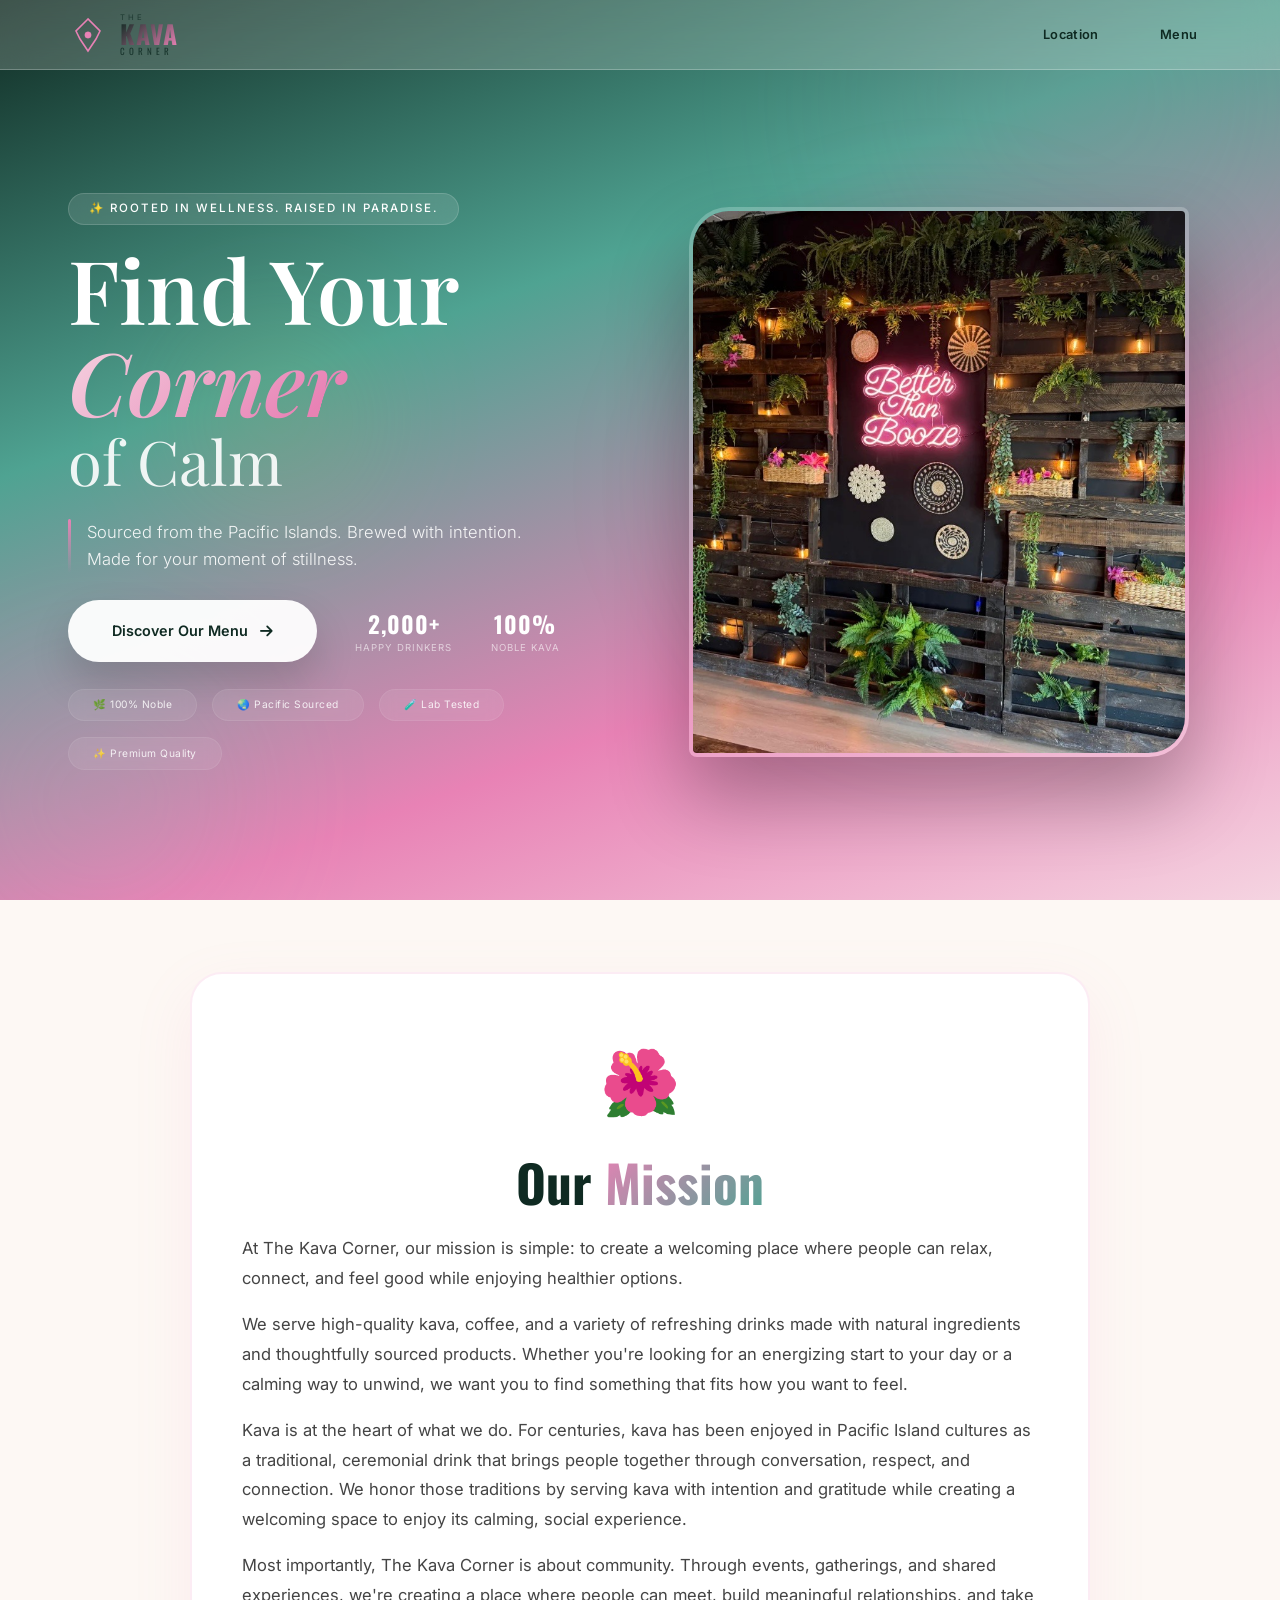
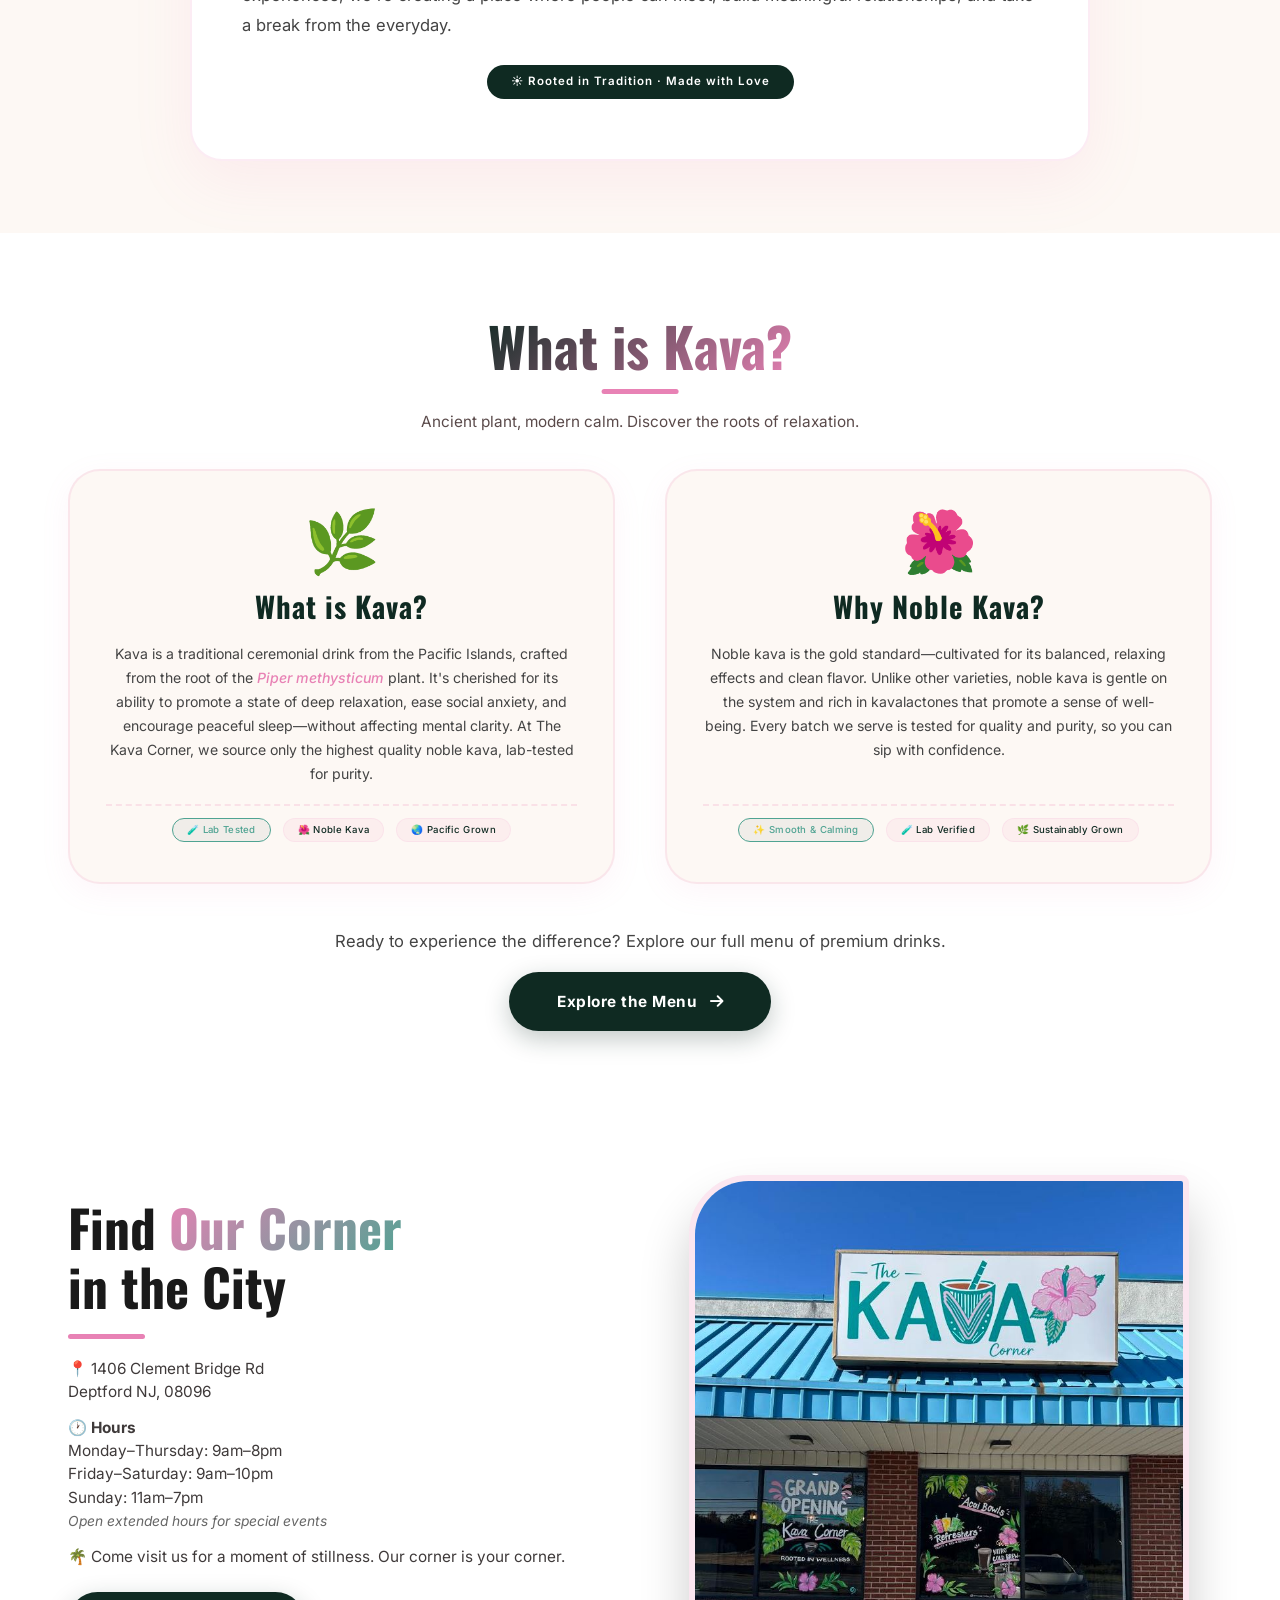
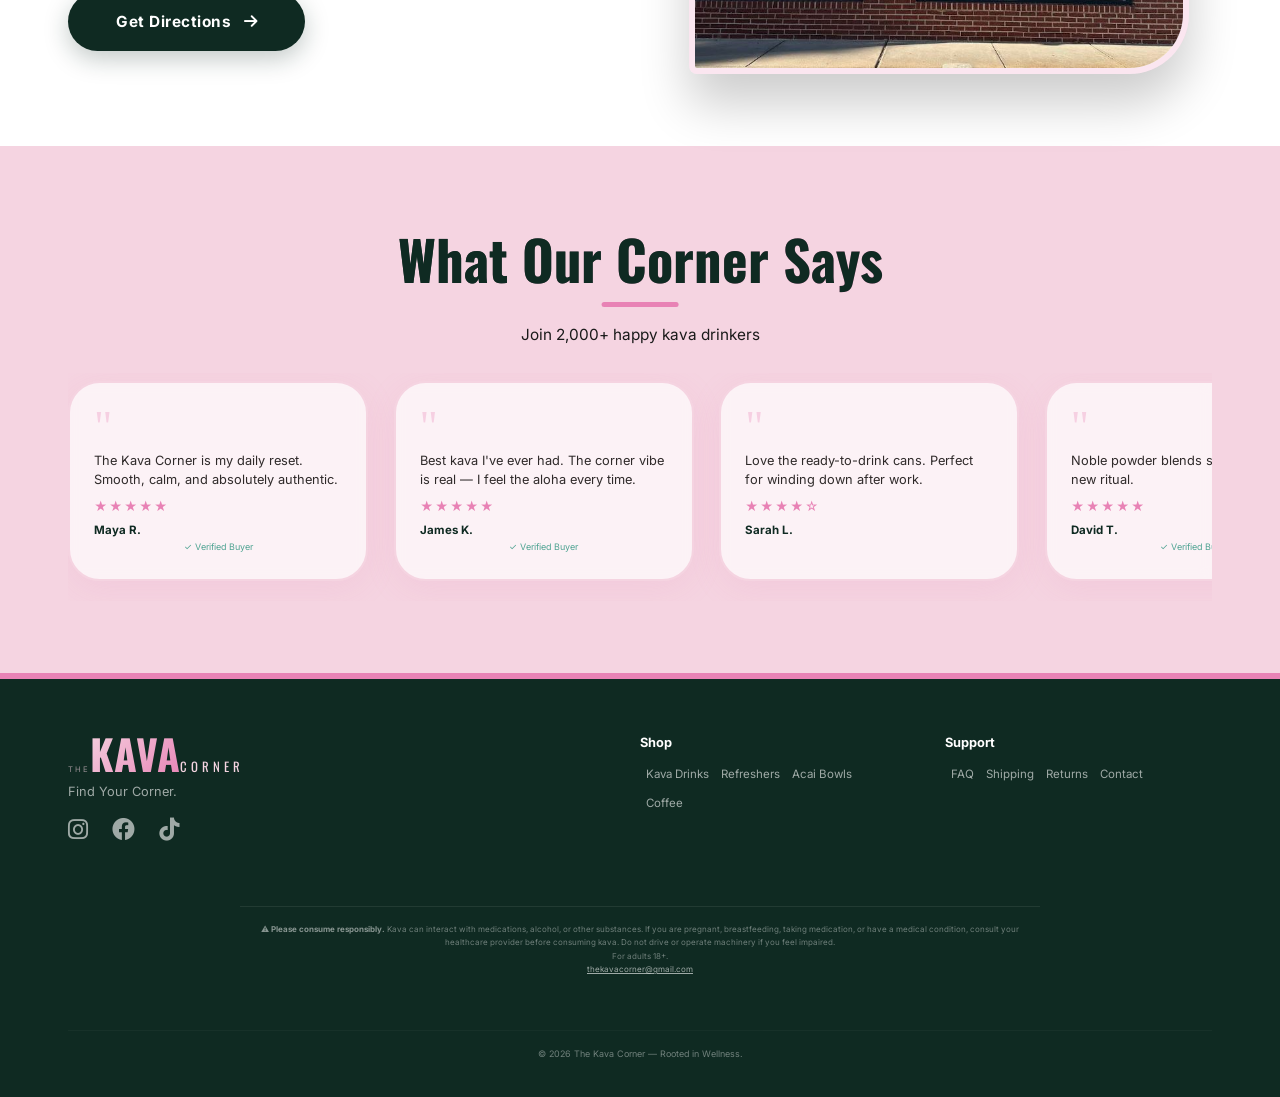
<file: index.html>
<!doctype html>
<html lang="en">
	<head>
		<meta charset="UTF-8" />
		<meta name="viewport" content="width=device-width, initial-scale=1.0, maximum-scale=5.0" />
		<title>The Kava Corner · Rooted in Wellness</title>
		<meta name="description" content="Experience calm with The Kava Corner. Premium noble kava sourced from the Pacific Islands." />
		<link rel="icon" type="image/png" sizes="32x32" href="images/flowerlogo.png" />
		<link rel="icon" type="image/png" sizes="16x16" href="images/flowerlogo.png" />
		<link rel="apple-touch-icon" sizes="180x180" href="images/flowerlogo.png" />
		<link rel="canonical" href="https://www.thekavacorner.com/" />
		<meta property="og:title" content="The Kava Corner · Rooted in Wellness" />
		<meta property="og:description" content="Premium noble kava drinks for your moment of stillness." />
		<meta name="twitter:card" content="summary_large_image" />
		<link rel="preconnect" href="https://fonts.googleapis.com" />
		<link rel="preconnect" href="https://fonts.gstatic.com" crossorigin />
		<link href="https://fonts.googleapis.com/css2?family=Inter:opsz@14..32&family=Oswald:wght@400;500;700&family=Playfair+Display:ital,wght@0,600;1,500&display=swap" rel="stylesheet" />
		<link rel="stylesheet" href="https://cdnjs.cloudflare.com/ajax/libs/font-awesome/6.0.0-beta3/css/all.min.css" />
		<link rel="stylesheet" href="style.css" />
	</head>
	<body>
		<!-- ===== HEADER ===== -->
		<header id="mainHeader">
			<div class="container nav-wrapper">
				<a href="index.html" class="logo" aria-label="The Kava Corner home">
					<span class="logo-icon">
						<svg viewBox="0 0 100 100">
							<path d="M50 10 L20 40 L30 60 L50 90 L70 60 L80 40 L50 10 Z" fill="none" stroke="#E882B5" stroke-width="4" />
							<circle cx="50" cy="50" r="8" fill="#E882B5" />
						</svg>
					</span>
					<span class="logo-text">
						<span class="the">The</span><span class="kava">KAVA</span><span class="corner">Corner</span>
					</span>
				</a>
				<nav class="nav-links" aria-label="Main navigation">
					<a href="location.html">Location</a>
					<a href="menu.html">Menu</a>
				</nav>
			</div>
		</header>

		<!-- ===== HERO ===== -->
		<section class="hero-premium" aria-label="Hero banner">
			<div class="hero-ornaments">
				<div class="ornament leaf-1"></div>
				<div class="ornament leaf-2"></div>
				<div class="ornament circle-1"></div>
				<div class="ornament circle-2"></div>
			</div>
			<div class="container hero-premium-grid">
				<div class="hero-premium-content">
					<div class="hero-badge">✨ Rooted in Wellness. Raised in Paradise.</div>
					<h1 class="hero-premium-title">
						Find Your <span class="title-highlight">Corner</span><span class="title-sub">of Calm</span>
					</h1>
					<div class="hero-premium-desc">
						<span class="desc-line"></span>
						<p>Sourced from the Pacific Islands. Brewed with intention. Made for your moment of stillness.</p>
					</div>
					<div class="hero-premium-cta">
						<a href="menu.html" class="btn-premium-primary"><span>Discover Our Menu</span><i class="fas fa-arrow-right"></i></a>
						<div class="hero-premium-stats">
							<div class="stat-item"><span class="stat-number">2,000+</span><span class="stat-label">Happy Drinkers</span></div>
							<div class="stat-item"><span class="stat-number">100%</span><span class="stat-label">Noble Kava</span></div>
						</div>
					</div>
					<div class="hero-premium-badges">
						<span>🌿 100% Noble</span><span>🌏 Pacific Sourced</span><span>🧪 Lab Tested</span><span>✨ Premium Quality</span>
					</div>
				</div>
				<div class="hero-premium-visual">
					<div class="hero-premium-image-wrapper">
						<div class="image-glow"></div>
						<img src="images/wall.jpg" alt="Premium kava experience" loading="lazy" class="hero-premium-image" />
					</div>
				</div>
			</div>
		</section>

		<!-- ===== MISSION STATEMENT ===== -->
		<section class="mission-section" aria-label="Our mission">
			<div class="container">
				<div class="mission-card reveal">
					<span class="mission-icon">🌺</span>
					<h2>Our <span>Mission</span></h2>
					<p style="text-align: left; max-width: 800px; margin: 0 auto; line-height: 1.8;">
						At The Kava Corner, our mission is simple: to create a welcoming place where people can relax, connect, and feel good while enjoying healthier options.
					</p>
					<p style="text-align: left; max-width: 800px; margin: 16px auto 0; line-height: 1.8;">
						We serve high-quality kava, coffee, and a variety of refreshing drinks made with natural ingredients and thoughtfully sourced products. Whether you're looking for an energizing start to your day or a calming way to unwind, we want you to find something that fits how you want to feel.
					</p>
					<p style="text-align: left; max-width: 800px; margin: 16px auto 0; line-height: 1.8;">
						Kava is at the heart of what we do. For centuries, kava has been enjoyed in Pacific Island cultures as a traditional, ceremonial drink that brings people together through conversation, respect, and connection. We honor those traditions by serving kava with intention and gratitude while creating a welcoming space to enjoy its calming, social experience.
					</p>
					<p style="text-align: left; max-width: 800px; margin: 16px auto 0; line-height: 1.8;">
						Most importantly, The Kava Corner is about community. Through events, gatherings, and shared experiences, we're creating a place where people can meet, build meaningful relationships, and take a break from the everyday.
					</p>
					<span class="mission-tag" style="margin-top: 24px;">☀️ Rooted in Tradition · Made with Love</span>
				</div>
			</div>
		</section>

		<!-- ===== WHAT IS KAVA? ===== -->
		<section class="section-block-white" aria-label="Learn about Kava" id="about">
			<div class="container">
				<div class="text-center reveal">
					<h2 class="section-title">What is Kava?</h2>
					<p class="section-sub">Ancient plant, modern calm. Discover the roots of relaxation.</p>
				</div>
				<div class="info-grid">
					<div class="info-card reveal">
						<div class="info-card-icon">🌿</div>
						<h3>What is Kava?</h3>
						<p>
							Kava is a traditional ceremonial drink from the Pacific Islands, crafted from the root of the <em>Piper methysticum</em> plant. It's cherished for its ability to promote a state of deep relaxation, ease social anxiety, and encourage peaceful sleep—without affecting mental clarity. At The Kava Corner, we source only the highest quality noble kava, lab-tested for purity.
						</p>
						<div class="info-card-badge">
							<span>🧪 Lab Tested</span><span>🌺 Noble Kava</span><span>🌏 Pacific Grown</span>
						</div>
					</div>
					<div class="info-card reveal">
						<div class="info-card-icon">🌺</div>
						<h3>Why Noble Kava?</h3>
						<p>
							Noble kava is the gold standard—cultivated for its balanced, relaxing effects and clean flavor. Unlike other varieties, noble kava is gentle on the system and rich in kavalactones that promote a sense of well-being. Every batch we serve is tested for quality and purity, so you can sip with confidence.
						</p>
						<div class="info-card-badge">
							<span>✨ Smooth &amp; Calming</span><span>🧪 Lab Verified</span><span>🌿 Sustainably Grown</span>
						</div>
					</div>
				</div>
				<div class="info-cta text-center reveal">
					<p>Ready to experience the difference? Explore our full menu of premium drinks.</p>
					<a href="menu.html" class="btn-primary">Explore the Menu <i class="fas fa-arrow-right" style="margin-left: 8px"></i></a>
				</div>
			</div>
		</section>

		<!-- ===== LOCATION SECTION ===== -->
		<section class="section-block-white" aria-label="Location" id="location">
			<div class="container split-layout">
				<div class="split-text reveal">
					<h2>Find <span>Our Corner</span><br />in the City</h2>
					<div class="divider-line"></div>
					<p>
						📍 1406 Clement Bridge Rd<br />Deptford NJ, 08096
					</p>
					<p>
						🕐 <strong>Hours</strong><br />
						Monday–Thursday: 9am–8pm<br />
						Friday–Saturday: 9am–10pm<br />
						Sunday: 11am–7pm<br />
						<span style="font-size: 0.9em; color: #666; font-style: italic;">Open extended hours for special events</span>
					</p>
					<p>🌴 Come visit us for a moment of stillness. Our corner is your corner.</p>
					<a href="location.html" class="btn-primary" style="margin-top: 10px">Get Directions <i class="fas fa-arrow-right" style="margin-left: 8px"></i></a>
				</div>
				<div class="split-image reveal">
					<div class="drink-placeholder">
						<img src="images/store.jpg" alt="Kava corner location" loading="lazy" />
					</div>
				</div>
			</div>
		</section>

		<!-- ===== TESTIMONIALS ===== -->
		<section class="section-block-pink" aria-label="Customer testimonials">
			<div class="container">
				<div class="text-center reveal">
					<h2 class="section-title" style="-webkit-text-fill-color: var(--green-deep)">What Our Corner Says</h2>
					<p class="section-sub" style="color: var(--text-dark)">Join 2,000+ happy kava drinkers</p>
				</div>
				<div class="testimonial-carousel" id="testiCarousel"></div>
			</div>
		</section>

		<!-- ===== FOOTER ===== -->
		<footer>
			<div class="container footer-inner">
				<div class="footer-logo">
					<span class="the">The</span><span class="kava">KAVA</span><span class="corner">Corner</span>
					<p class="footer-tagline">Find Your Corner.</p>
					<div class="social-icons">
						<a href="https://www.instagram.com/thekavacorner?vrfl=MXdiMDZ5am9ibmtweA==" aria-label="Instagram" target="_blank" rel="noopener"><i class="fab fa-instagram"></i></a>
						<a href="https://www.facebook.com/share/1Bs1wWWsEX/?mibextid=wwXIfr" aria-label="Facebook" target="_blank" rel="noopener"><i class="fab fa-facebook"></i></a>
						<a href="https://www.tiktok.com/t/ZPLAtHNx2/" aria-label="TikTok" target="_blank" rel="noopener"><i class="fab fa-tiktok"></i></a>
					</div>
				</div>
				<div class="footer-links">
					<h4>Shop</h4>
					<a href="menu.html">Kava Drinks</a><a href="menu.html">Refreshers</a><a href="menu.html">Acai Bowls</a><a href="menu.html">Coffee</a>
				</div>
				<div class="footer-links">
					<h4>Support</h4>
					<a href="#">FAQ</a><a href="#">Shipping</a><a href="#">Returns</a><a href="mailto:thekavacorner@gmail.com">Contact</a>
				</div>

				<div class="footer-disclaimer" style="grid-column: 1/-1; margin-top: 20px; padding-top: 16px; border-top: 1px solid rgba(255, 255, 255, 0.08); text-align: center; font-size: clamp(0.5rem, 0.6vw, 0.65rem); color: rgba(255, 255, 255, 0.4); line-height: 1.6; max-width: 800px; margin-left: auto; margin-right: auto;">
					<strong style="color: rgba(255, 255, 255, 0.5)">⚠️ Please consume responsibly.</strong>
					Kava can interact with medications, alcohol, or other substances. If you are pregnant, breastfeeding, taking medication, or have a medical condition, consult your healthcare provider before consuming kava. Do not drive or operate machinery if you feel impaired.<br />
					<span style="display: inline-block; margin-top: 2px">For adults 18+.</span><br />
					<a href="mailto:thekavacorner@gmail.com" style="color: rgba(255,255,255,0.6); text-decoration: underline;">thekavacorner@gmail.com</a>
				</div>

				<div class="footer-copy">&copy; 2026 The Kava Corner — Rooted in Wellness.</div>
			</div>
		</footer>

		<script src="script.js"></script>
	</body>
</html>
</file>
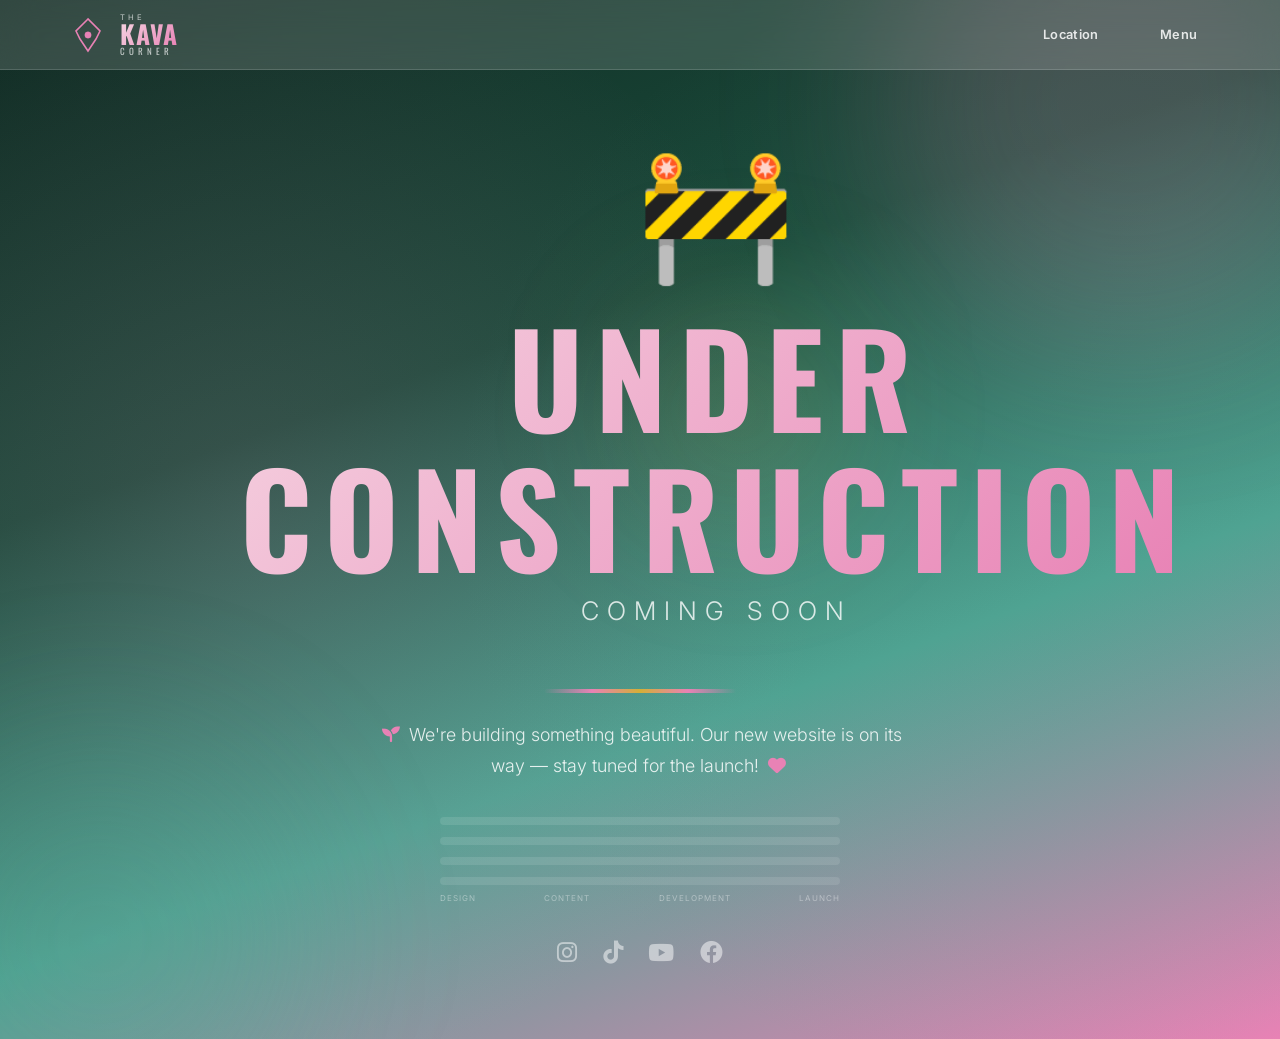
<file: contruction.html>
<!doctype html>
<html lang="en">
	<head>
		<meta charset="UTF-8" />
		<meta
			name="viewport"
			content="width=device-width, initial-scale=1.0, maximum-scale=5.0"
		/>
		<title>The Kava Corner · Rooted in Wellness</title>
		<meta
			name="description"
			content="Experience calm with The Kava Corner. Premium noble kava sourced from the Pacific Islands."
		/>
		<link
			rel="icon"
			type="image/png"
			sizes="32x32"
			href="images/flowerlogo.png"
		/>
		<link
			rel="icon"
			type="image/png"
			sizes="16x16"
			href="images/flowerlogo.png"
		/>
		<link rel="apple-touch-icon" sizes="180x180" href="images/flowerlogo.png" />
		<link rel="canonical" href="https://www.thekavacorner.com/" />
		<meta property="og:title" content="The Kava Corner · Rooted in Wellness" />
		<meta
			property="og:description"
			content="Premium noble kava drinks for your moment of stillness."
		/>
		<meta name="twitter:card" content="summary_large_image" />
		<link rel="preconnect" href="https://fonts.googleapis.com" />
		<link rel="preconnect" href="https://fonts.gstatic.com" crossorigin />
		<link
			href="https://fonts.googleapis.com/css2?family=Inter:opsz@14..32&family=Oswald:wght@400;500;700&family=Playfair+Display:ital,wght@0,600;1,500&display=swap"
			rel="stylesheet"
		/>
		<link
			rel="stylesheet"
			href="https://cdnjs.cloudflare.com/ajax/libs/font-awesome/6.0.0-beta3/css/all.min.css"
		/>
		<style>
			* {
				margin: 0;
				padding: 0;
				box-sizing: border-box;
			}
			body {
				font-family: "Inter", sans-serif;
				background: #0f2a22;
				min-height: 100vh;
				display: flex;
				flex-direction: column;
			}

			/* ===== HEADER ===== */
			header {
				position: fixed;
				top: 0;
				left: 0;
				width: 100%;
				z-index: 1000;
				padding: clamp(8px, 1.5vh, 16px) 0;
				background: rgba(253, 248, 244, 0.15);
				backdrop-filter: blur(16px);
				-webkit-backdrop-filter: blur(16px);
				border-bottom: 1px solid rgba(255, 255, 255, 0.15);
			}
			.container {
				max-width: 1240px;
				margin: 0 auto;
				padding: 0 clamp(16px, 4vw, 48px);
				width: 100%;
			}
			.nav-wrapper {
				display: flex;
				justify-content: space-between;
				align-items: center;
				gap: clamp(8px, 2vw, 24px);
			}
			.logo {
				display: flex;
				align-items: center;
				gap: clamp(4px, 1vw, 12px);
				text-decoration: none;
				flex-shrink: 0;
			}
			.logo-icon {
				width: clamp(28px, 4vw, 40px);
				height: clamp(28px, 4vw, 40px);
				flex-shrink: 0;
			}
			.logo-icon svg {
				width: 100%;
				height: 100%;
				fill: #e882b5;
				stroke: #e882b5;
			}
			.logo-text {
				display: flex;
				flex-direction: column;
				line-height: 1;
			}
			.logo-text .the {
				font-size: clamp(0.35rem, 0.6vw, 0.5rem);
				letter-spacing: 3px;
				text-transform: uppercase;
				opacity: 0.7;
				color: #fff;
			}
			.logo-text .kava {
				font-family: "Oswald", sans-serif;
				font-size: clamp(1rem, 2.2vw, 1.6rem);
				font-weight: 700;
				letter-spacing: 1px;
				text-transform: uppercase;
				line-height: 1;
				background: linear-gradient(135deg, #f5d4e1, #e882b5);
				-webkit-background-clip: text;
				-webkit-text-fill-color: transparent;
				background-clip: text;
			}
			.logo-text .corner {
				font-family: "Oswald", sans-serif;
				font-size: clamp(0.45rem, 0.7vw, 0.65rem);
				letter-spacing: 4px;
				text-transform: uppercase;
				color: rgba(255, 255, 255, 0.7);
			}
			.nav-links {
				display: flex;
				align-items: center;
				gap: clamp(12px, 2.5vw, 32px);
				flex-wrap: wrap;
				justify-content: flex-end;
			}
			.nav-links a {
				color: rgba(255, 255, 255, 0.85);
				text-decoration: none;
				font-size: clamp(0.7rem, 1vw, 0.9rem);
				font-weight: 600;
				transition: 0.2s;
				letter-spacing: 0.3px;
				white-space: nowrap;
				padding: clamp(4px, 0.5vw, 8px) clamp(8px, 1vw, 16px);
				border-radius: 40px;
				border: 2px solid transparent;
			}
			.nav-links a:hover {
				color: #e882b5;
				border-color: #e882b5;
			}

			/* ===== HERO / UNDER CONSTRUCTION ===== */
			.construction-hero {
				flex: 1;
				display: flex;
				align-items: center;
				justify-content: center;
				min-height: 100vh;
				background: linear-gradient(
					160deg,
					#0f2a22 0%,
					#1a4a3a 35%,
					#4fa392 65%,
					#e882b5 100%
				);
				position: relative;
				overflow: hidden;
				padding: clamp(100px, 15vh, 140px) clamp(16px, 4vw, 48px)
					clamp(40px, 8vh, 80px);
			}
			.construction-hero::before {
				content: "";
				position: absolute;
				inset: 0;
				background:
					radial-gradient(
						circle at 20% 50%,
						rgba(232, 130, 181, 0.15) 0%,
						transparent 50%
					),
					radial-gradient(
						circle at 80% 50%,
						rgba(79, 163, 146, 0.15) 0%,
						transparent 50%
					);
				pointer-events: none;
			}

			/* Floating shapes */
			.float-shapes {
				position: absolute;
				inset: 0;
				pointer-events: none;
				overflow: hidden;
			}
			.shape {
				position: absolute;
				border-radius: 50%;
				filter: blur(80px);
				animation: floatShape 20s infinite alternate ease-in-out;
			}
			.shape:nth-child(1) {
				width: 500px;
				height: 500px;
				top: -150px;
				right: -100px;
				background: rgba(232, 130, 181, 0.2);
				animation-duration: 25s;
			}
			.shape:nth-child(2) {
				width: 400px;
				height: 400px;
				bottom: -100px;
				left: -100px;
				background: rgba(79, 163, 146, 0.2);
				animation-duration: 18s;
				animation-delay: 3s;
			}
			.shape:nth-child(3) {
				width: 200px;
				height: 200px;
				top: 30%;
				left: 50%;
				background: rgba(212, 175, 55, 0.15);
				animation-duration: 15s;
				animation-delay: 6s;
			}
			@keyframes floatShape {
				0% {
					transform: translate(0, 0) scale(1);
				}
				100% {
					transform: translate(40px, -40px) scale(1.1);
				}
			}

			.construction-content {
				position: relative;
				z-index: 2;
				text-align: center;
				max-width: 800px;
				margin: 0 auto;
			}

			/* Big Under Construction Sign */
			.construction-sign {
				position: relative;
				display: inline-block;
				margin-bottom: clamp(20px, 4vh, 40px);
			}
			.construction-sign .icon {
				font-size: clamp(4rem, 10vw, 8rem);
				display: block;
				margin-bottom: clamp(8px, 1.5vh, 16px);
				animation: bounceIcon 2s ease-in-out infinite;
				color: #d4af37;
			}
			@keyframes bounceIcon {
				0%,
				100% {
					transform: translateY(0) rotate(0deg);
				}
				50% {
					transform: translateY(-20px) rotate(-5deg);
				}
			}

			.construction-sign h1 {
				font-family: "Oswald", sans-serif;
				font-size: clamp(3.5rem, 10vw, 8rem);
				font-weight: 700;
				text-transform: uppercase;
				letter-spacing: clamp(4px, 1.5vw, 12px);
				background: linear-gradient(135deg, #f5d4e1, #e882b5, #d4af37, #e882b5);
				background-size: 300% 300%;
				-webkit-background-clip: text;
				-webkit-text-fill-color: transparent;
				background-clip: text;
				animation: shimmer 4s ease-in-out infinite;
				line-height: 1.1;
				text-shadow: none;
				position: relative;
			}
			@keyframes shimmer {
				0% {
					background-position: 0% 50%;
				}
				50% {
					background-position: 100% 50%;
				}
				100% {
					background-position: 0% 50%;
				}
			}

			.construction-sign .sub-text {
				font-size: clamp(1rem, 2vw, 1.8rem);
				color: rgba(255, 255, 255, 0.8);
				font-weight: 300;
				letter-spacing: clamp(4px, 1vw, 8px);
				text-transform: uppercase;
				margin-top: clamp(4px, 1vh, 12px);
				display: block;
				-webkit-text-fill-color: rgba(255, 255, 255, 0.8);
			}

			.construction-divider {
				width: clamp(80px, 15vw, 200px);
				height: 4px;
				background: linear-gradient(
					90deg,
					transparent,
					#e882b5,
					#d4af37,
					#e882b5,
					transparent
				);
				margin: clamp(16px, 3vh, 32px) auto;
				border-radius: 10px;
			}

			.construction-message {
				font-size: clamp(1rem, 1.4vw, 1.3rem);
				color: rgba(255, 255, 255, 0.85);
				max-width: 550px;
				margin: 0 auto clamp(20px, 4vh, 40px);
				line-height: 1.7;
				font-weight: 300;
			}

			.construction-message i {
				color: #e882b5;
				margin: 0 4px;
			}

			/* Animated construction bars */
			.progress-bars {
				display: flex;
				flex-direction: column;
				gap: 12px;
				max-width: 400px;
				margin: 0 auto;
			}
			.progress-bar {
				height: 8px;
				background: rgba(255, 255, 255, 0.1);
				border-radius: 20px;
				overflow: hidden;
				position: relative;
			}
			.progress-bar .fill {
				height: 100%;
				border-radius: 20px;
				background: linear-gradient(90deg, #e882b5, #d4af37);
				animation: progressFill 3s ease-in-out infinite alternate;
				width: 0%;
			}
			.progress-bar:nth-child(1) .fill {
				animation-delay: 0s;
			}
			.progress-bar:nth-child(2) .fill {
				animation-delay: 0.5s;
			}
			.progress-bar:nth-child(3) .fill {
				animation-delay: 1s;
			}
			.progress-bar:nth-child(4) .fill {
				animation-delay: 1.5s;
			}
			@keyframes progressFill {
				0% {
					width: 15%;
				}
				100% {
					width: 85%;
				}
			}

			.progress-labels {
				display: flex;
				justify-content: space-between;
				font-size: clamp(0.5rem, 0.6vw, 0.65rem);
				color: rgba(255, 255, 255, 0.4);
				text-transform: uppercase;
				letter-spacing: 1px;
				margin-top: -4px;
			}

			/* Social links */
			.social-construction {
				margin-top: clamp(24px, 4vh, 48px);
				display: flex;
				gap: clamp(16px, 2vw, 32px);
				justify-content: center;
			}
			.social-construction a {
				color: rgba(255, 255, 255, 0.5);
				font-size: clamp(1.2rem, 1.8vw, 1.8rem);
				transition: 0.3s;
				text-decoration: none;
			}
			.social-construction a:hover {
				color: #e882b5;
				transform: translateY(-4px) scale(1.1);
			}

			/* Responsive */
			@media (max-width: 540px) {
				.construction-sign h1 {
					font-size: 2.8rem;
					letter-spacing: 4px;
				}
				.construction-sign .icon {
					font-size: 3rem;
				}
				.nav-links {
					gap: clamp(4px, 1vw, 8px);
				}
				.nav-links a {
					font-size: 0.6rem;
					padding: 3px 8px;
				}
				.progress-bars {
					max-width: 280px;
				}
			}
		</style>
	</head>
	<body>
		<!-- ===== HEADER ===== -->
		<header>
			<div class="container nav-wrapper">
				<a href="index.html" class="logo" aria-label="The Kava Corner home">
					<span class="logo-icon">
						<svg viewBox="0 0 100 100">
							<path
								d="M50 10 L20 40 L30 60 L50 90 L70 60 L80 40 L50 10 Z"
								fill="none"
								stroke="#E882B5"
								stroke-width="4"
							/>
							<circle cx="50" cy="50" r="8" fill="#E882B5" />
						</svg>
					</span>
					<span class="logo-text">
						<span class="the">The</span>
						<span class="kava">KAVA</span>
						<span class="corner">Corner</span>
					</span>
				</a>
				<nav class="nav-links" aria-label="Main navigation">
					<a href="location.html">Location</a>
					<a href="menu.html">Menu</a>
				</nav>
			</div>
		</header>

		<!-- ===== UNDER CONSTRUCTION HERO ===== -->
		<section class="construction-hero">
			<div class="float-shapes">
				<div class="shape"></div>
				<div class="shape"></div>
				<div class="shape"></div>
			</div>

			<div class="construction-content">
				<div class="construction-sign">
					<span class="icon">🚧</span>
					<h1>Under Construction</h1>
					<span class="sub-text">Coming Soon</span>
				</div>

				<div class="construction-divider"></div>

				<p class="construction-message">
					<i class="fas fa-seedling"></i> We're building something beautiful.
					Our new website is on its way — stay tuned for the launch!
					<i class="fas fa-heart"></i>
				</p>

				<!-- Animated progress bars -->
				<div class="progress-bars">
					<div class="progress-bar"><div class="fill"></div></div>
					<div class="progress-bar"><div class="fill"></div></div>
					<div class="progress-bar"><div class="fill"></div></div>
					<div class="progress-bar"><div class="fill"></div></div>
					<div class="progress-labels">
						<span>Design</span>
						<span>Content</span>
						<span>Development</span>
						<span>Launch</span>
					</div>
				</div>

				<!-- Social Links -->
				<div class="social-construction">
					<a
						href="https://www.instagram.com/thekavacorner/"
						aria-label="Instagram"
						><i class="fab fa-instagram"></i
					></a>
					<a href="#" aria-label="TikTok"><i class="fab fa-tiktok"></i></a>
					<a href="#" aria-label="YouTube"><i class="fab fa-youtube"></i></a>
					<a href="#" aria-label="Facebook"><i class="fab fa-facebook"></i></a>
				</div>
			</div>
		</section>
	</body>
</html>
</file>
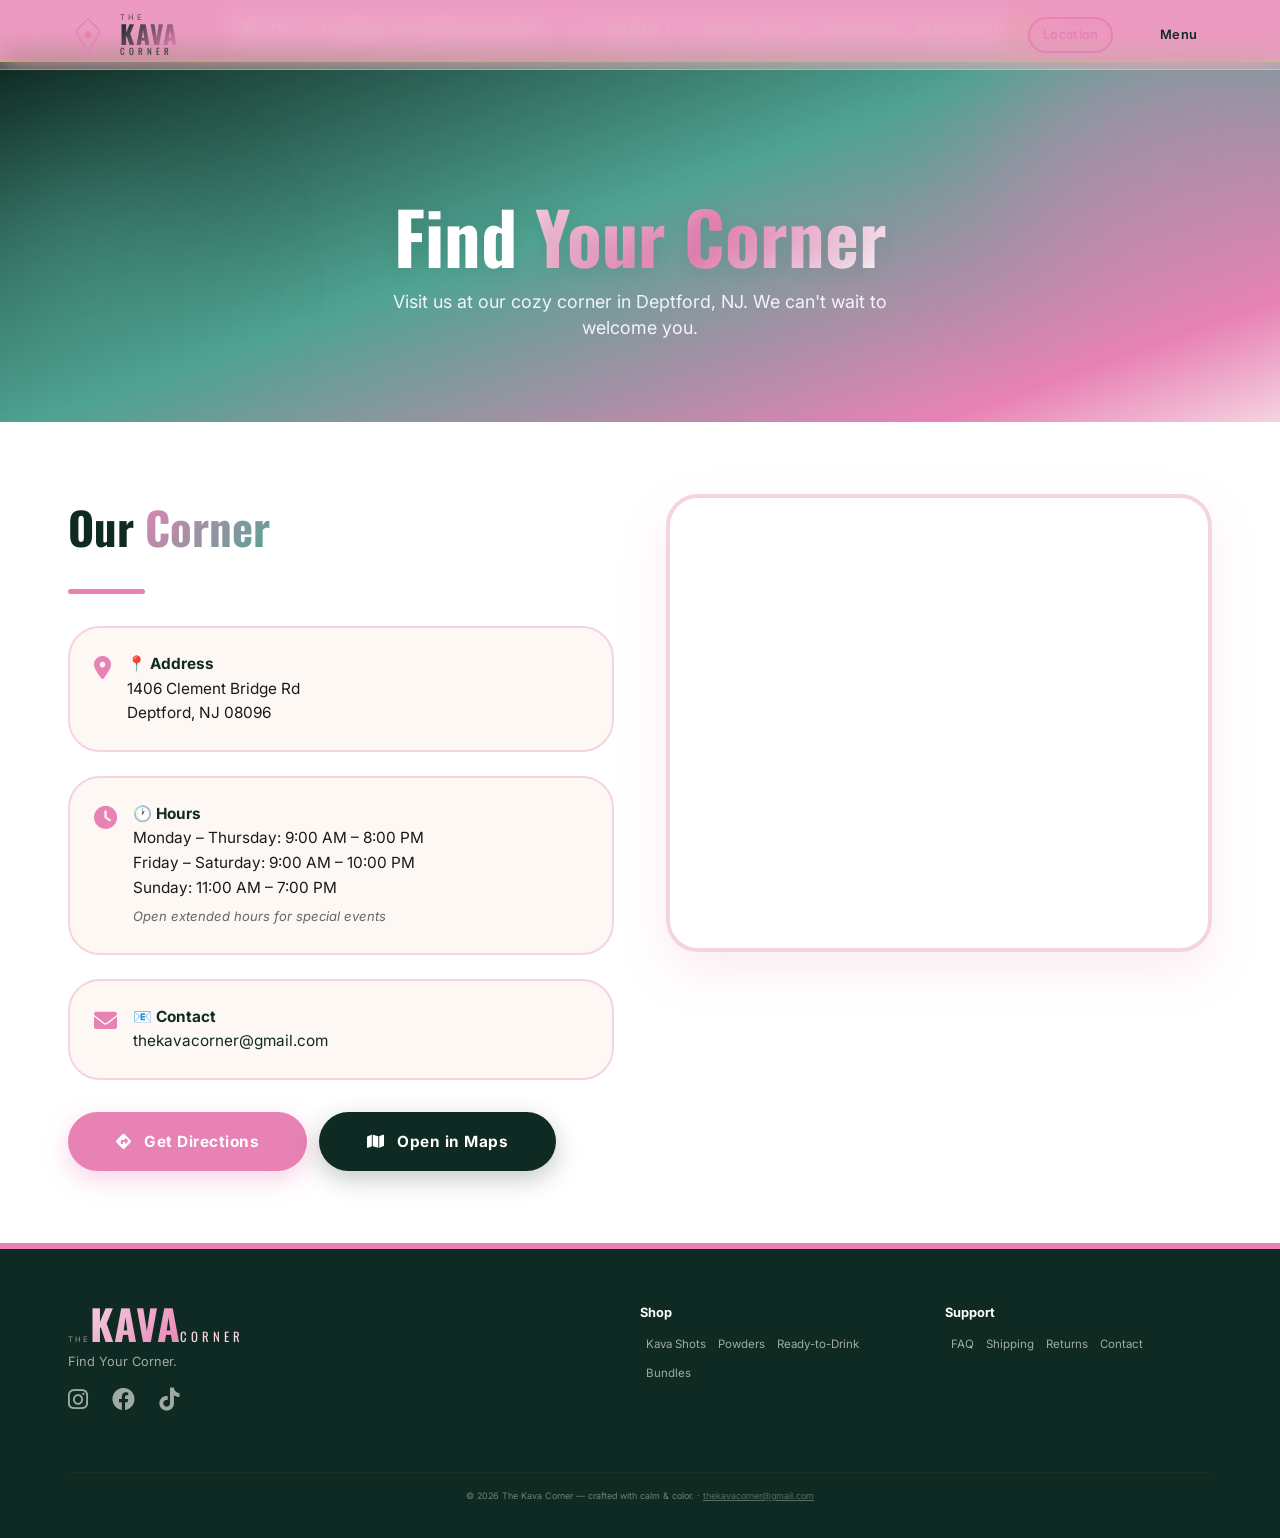
<file: location.html>
<!doctype html>
<html lang="en">
<head>
  <meta charset="UTF-8" />
  <meta name="viewport" content="width=device-width, initial-scale=1.0, maximum-scale=5.0" />
  <title>The Kava Corner · Location</title>
  <meta name="description" content="Visit The Kava Corner at 1406 Clement Bridge Rd, Deptford NJ. Enjoy premium kava drinks and coffee in a welcoming atmosphere." />
  <link rel="icon" type="image/png" sizes="32x32" href="images/flowerlogo.png" />
  <link rel="icon" type="image/png" sizes="16x16" href="images/flowerlogo.png" />
  <link rel="apple-touch-icon" sizes="180x180" href="images/flowerlogo.png" />
  <link rel="canonical" href="https://www.thekavacorner.com/location.html" />
  <meta property="og:title" content="The Kava Corner · Find Us" />
  <meta property="og:description" content="Visit us at 1406 Clement Bridge Rd, Deptford NJ 08096." />
  <link rel="preconnect" href="https://fonts.googleapis.com" />
  <link rel="preconnect" href="https://fonts.gstatic.com" crossorigin />
  <link href="https://fonts.googleapis.com/css2?family=Inter:opsz@14..32&family=Oswald:wght@400;500;700&family=Playfair+Display:ital,wght@0,600;1,500&display=swap" rel="stylesheet" />
  <link rel="stylesheet" href="https://cdnjs.cloudflare.com/ajax/libs/font-awesome/6.0.0-beta3/css/all.min.css" />
  <link rel="stylesheet" href="style.css" />
  <style>
    .location-hero { min-height:40vh; display:flex; align-items:center; background:linear-gradient(160deg,#0F2A22 0%,#4FA392 45%,#E882B5 85%,#F5D4E1 100%); position:relative; overflow:hidden; padding:clamp(80px,12vh,140px) 0 clamp(30px,6vh,60px); }
    .location-hero .float-shapes { position:absolute; width:100%; height:100%; top:0; left:0; pointer-events:none; overflow:hidden; }
    .location-hero .shape { position:absolute; border-radius:50%; background:var(--pink-glow); filter:blur(60px); animation:floatShape 14s infinite alternate ease-in-out; }
    .location-hero .shape:nth-child(1) { width:clamp(120px,25vw,350px); height:clamp(120px,25vw,350px); top:-60px; right:-40px; background:rgba(232,130,181,0.3); }
    .location-hero .shape:nth-child(2) { width:clamp(100px,18vw,250px); height:clamp(100px,18vw,250px); bottom:20px; left:-30px; background:rgba(79,163,146,0.3); animation-duration:18s; }
    @keyframes floatShape { 0% { transform:translate(0,0) scale(1); } 100% { transform:translate(30px,-30px) scale(1.1); } }
    .location-hero-content { position:relative; z-index:2; text-align:center; width:100%; }
    .location-hero-content h1 { font-family:'Oswald',sans-serif; font-size:clamp(2rem,7vw,4.5rem); font-weight:700; line-height:1.1; color:#fff; margin-bottom:clamp(8px,1.5vh,20px); text-shadow:0 4px 20px rgba(0,0,0,0.08); }
    .location-hero-content h1 span { background:linear-gradient(135deg,#F5D4E1,#E882B5,#fff); -webkit-background-clip:text; -webkit-text-fill-color:transparent; background-clip:text; }
    .location-hero-content p { font-size:clamp(0.9rem,1.4vw,1.2rem); color:rgba(255,255,255,0.9); max-width:520px; margin:0 auto; font-weight:400; }
    .location-details { padding:var(--space-section) 0; background:#fff; }
    .location-grid { display:grid; grid-template-columns:1fr 1fr; gap:clamp(30px,4vw,60px); align-items:start; }
    .location-info { display:flex; flex-direction:column; gap:clamp(16px,2vw,24px); order:1; }
    .location-info h2 { font-family:'Oswald',sans-serif; font-size:clamp(1.8rem,4vw,2.8rem); color:#0F2A22; }
    .location-info h2 span { background:linear-gradient(135deg,#E882B5,#4FA392); -webkit-background-clip:text; -webkit-text-fill-color:transparent; background-clip:text; }
    .location-info .divider-line { width:clamp(40px,6vw,80px); height:5px; background:#E882B5; border-radius:10px; margin:4px 0 8px; }
    .location-info .address-block, .location-info .hours-block, .location-info .contact-block { display:flex; align-items:flex-start; gap:16px; padding:clamp(16px,2vw,24px); background:#FDF8F4; border-radius:clamp(20px,4vw,32px); border:2px solid #F5D4E1; transition:0.4s cubic-bezier(0.34,1.56,0.64,1); }
    .location-info .address-block:hover, .location-info .hours-block:hover, .location-info .contact-block:hover { border-color:#E882B5; box-shadow:0 12px 40px rgba(232,130,181,0.15); }
    .location-info .address-block i, .location-info .hours-block i, .location-info .contact-block i { font-size:clamp(1.2rem,1.8vw,1.8rem); color:#E882B5; margin-top:4px; }
    .location-info .address-block .address-text, .location-info .hours-block .hours-text, .location-info .contact-block .contact-text { font-size:clamp(0.95rem,1.2vw,1.1rem); line-height:1.6; }
    .location-info .address-block .address-text strong, .location-info .hours-block .hours-text strong, .location-info .contact-block .contact-text strong { color:#0F2A22; font-weight:700; }
    .location-info .contact-block .contact-text a { color:#0F2A22; text-decoration:none; transition:0.2s; }
    .location-info .contact-block .contact-text a:hover { color:#E882B5; }
    .location-info .btn-group { display:flex; flex-wrap:wrap; gap:12px; margin-top:8px; }
    .btn-pink { background:#E882B5; box-shadow:0 8px 24px rgba(232,130,181,0.35); }
    .btn-pink:hover { background:#4FA392; color:#1A1A1A; box-shadow:0 14px 36px rgba(79,163,146,0.4); }
    .map-container-wrapper { order:2; }
    .map-container { width:100%; border-radius:clamp(20px,4vw,32px); overflow:hidden; box-shadow:0 20px 50px rgba(232,130,181,0.15); border:4px solid #F5D4E1; transition:0.4s cubic-bezier(0.34,1.56,0.64,1); position:relative; }
    .map-container:hover { border-color:#E882B5; box-shadow:0 24px 60px rgba(232,130,181,0.25); transform:scale(1.01); }
    .map-container iframe { width:100%; height:clamp(350px,50vh,500px); display:block; border:none; }
    @media (max-width:768px) { .location-grid { grid-template-columns:1fr; gap:clamp(30px,4vw,50px); } .location-info { order:2; } .map-container-wrapper { order:1; } .location-info .btn-group { justify-content:center; } .location-info { text-align:center; } .location-info .divider-line { margin:4px auto 8px; } .location-info .address-block, .location-info .hours-block, .location-info .contact-block { flex-direction:column; align-items:center; text-align:center; } }
    .under-construction { background:#E882B5; color:#fff; text-align:center; padding:clamp(10px,2vh,20px) clamp(16px,4vw,32px); font-weight:600; font-size:clamp(0.85rem,1.2vw,1.1rem); letter-spacing:0.5px; border-bottom:3px solid #D4AF37; }
    .under-construction i { margin-right:10px; }
  </style>
</head>
<body>
  <div class="under-construction"><i class="fas fa-hard-hat"></i> We're building something beautiful — our website is currently under construction. Stay tuned! <i class="fas fa-heart" style="color:#D4AF37;margin-left:6px;"></i></div>

  <header id="mainHeader">
    <div class="container nav-wrapper">
      <a href="index.html" class="logo" aria-label="The Kava Corner home">
        <span class="logo-icon"><svg viewBox="0 0 100 100"><path d="M50 10 L20 40 L30 60 L50 90 L70 60 L80 40 L50 10 Z" fill="none" stroke="#E882B5" stroke-width="4"/><circle cx="50" cy="50" r="8" fill="#E882B5"/></svg></span>
        <span class="logo-text"><span class="the">The</span><span class="kava">KAVA</span><span class="corner">Corner</span></span>
      </a>
      <nav class="nav-links" aria-label="Main navigation"><a href="location.html" class="active">Location</a><a href="menu.html">Menu</a></nav>
    </div>
  </header>

  <section class="location-hero" aria-label="Location banner">
    <div class="float-shapes"><div class="shape"></div><div class="shape"></div></div>
    <div class="container location-hero-content"><h1>Find <span>Your Corner</span></h1><p>Visit us at our cozy corner in Deptford, NJ. We can't wait to welcome you.</p></div>
  </section>

  <section class="location-details" id="map">
    <div class="container">
      <div class="location-grid">
        <div class="location-info reveal">
          <h2>Our <span>Corner</span></h2>
          <div class="divider-line"></div>
          <div class="address-block"><i class="fas fa-location-dot"></i><div class="address-text"><strong>📍 Address</strong><br />1406 Clement Bridge Rd<br />Deptford, NJ 08096</div></div>
          <div class="hours-block"><i class="fas fa-clock"></i><div class="hours-text">
            <strong>🕐 Hours</strong><br />
            Monday – Thursday: 9:00 AM – 8:00 PM<br />
            Friday – Saturday: 9:00 AM – 10:00 PM<br />
            Sunday: 11:00 AM – 7:00 PM<br />
            <span style="font-size: 0.85em; color: #666; font-style: italic; display: inline-block; margin-top: 6px;">Open extended hours for special events</span>
          </div></div>
          <div class="contact-block"><i class="fas fa-envelope"></i><div class="contact-text">
            <strong>📧 Contact</strong><br />
            <a href="mailto:thekavacorner@gmail.com">thekavacorner@gmail.com</a>
          </div></div>
          <div class="btn-group">
            <a href="https://www.google.com/maps/dir//1406+Clement+Bridge+Rd,+Deptford,+NJ+08096" target="_blank" class="btn-primary btn-pink"><i class="fas fa-directions" style="margin-right:8px"></i> Get Directions</a>
            <a href="https://www.google.com/maps/place/1406+Clement+Bridge+Rd,+Deptford,+NJ+08096" target="_blank" class="btn-primary"><i class="fas fa-map" style="margin-right:8px"></i> Open in Maps</a>
          </div>
        </div>
        <div class="map-container-wrapper reveal">
          <div class="map-container">
            <iframe src="https://www.google.com/maps/embed?pb=!1m18!1m12!1m3!1d3064.004526662531!2d-75.11395632450218!3d39.829316191182734!2m3!1f0!2f0!3f0!3m2!1i1024!2i768!4f13.1!3m3!1m2!1s0x89c6d02a52ec293b%3A0x43d141a2a769d3d2!2s1406%20Clements%20Bridge%20Rd%2C%20Deptford%2C%20NJ%2008096!5e0!3m2!1sen!2sus!4v1785803727154!5m2!1sen!2sus" allowfullscreen="" loading="lazy" referrerpolicy="no-referrer-when-downgrade" title="Google Maps location of The Kava Corner"></iframe>
          </div>
        </div>
      </div>
    </div>
  </section>

  <footer>
    <div class="container footer-inner">
      <div class="footer-logo">
        <span class="the">The</span><span class="kava">KAVA</span><span class="corner">Corner</span>
        <p class="footer-tagline">Find Your Corner.</p>
        <div class="social-icons">
          <a href="https://www.instagram.com/thekavacorner?vrfl=MXdiMDZ5am9ibmtweA==" aria-label="Instagram" target="_blank" rel="noopener"><i class="fab fa-instagram"></i></a>
          <a href="https://www.facebook.com/share/1Bs1wWWsEX/?mibextid=wwXIfr" aria-label="Facebook" target="_blank" rel="noopener"><i class="fab fa-facebook"></i></a>
          <a href="https://www.tiktok.com/t/ZPLAtHNx2/" aria-label="TikTok" target="_blank" rel="noopener"><i class="fab fa-tiktok"></i></a>
        </div>
      </div>
      <div class="footer-links"><h4>Shop</h4><a href="menu.html">Kava Shots</a><a href="menu.html">Powders</a><a href="menu.html">Ready-to-Drink</a><a href="menu.html">Bundles</a></div>
      <div class="footer-links"><h4>Support</h4><a href="#">FAQ</a><a href="#">Shipping</a><a href="#">Returns</a><a href="mailto:thekavacorner@gmail.com">Contact</a></div>
      <div class="footer-copy">&copy; 2026 The Kava Corner — crafted with calm &amp; color. · <a href="mailto:thekavacorner@gmail.com" style="color: rgba(255,255,255,0.6); text-decoration: underline;">thekavacorner@gmail.com</a></div>
    </div>
  </footer>

  <script>
    (function(){'use strict';var reveals=document.querySelectorAll('.reveal');var observer=new IntersectionObserver(function(entries){entries.forEach(function(entry){if(entry.isIntersecting){entry.target.classList.add('visible');}});},{threshold:0.12});reveals.forEach(function(el){observer.observe(el);});var header=document.getElementById('mainHeader');window.addEventListener('scroll',function(){if(window.scrollY>30){header.classList.add('scrolled');}else{header.classList.remove('scrolled');}});})();
  </script>
</body>
</html>
</file>
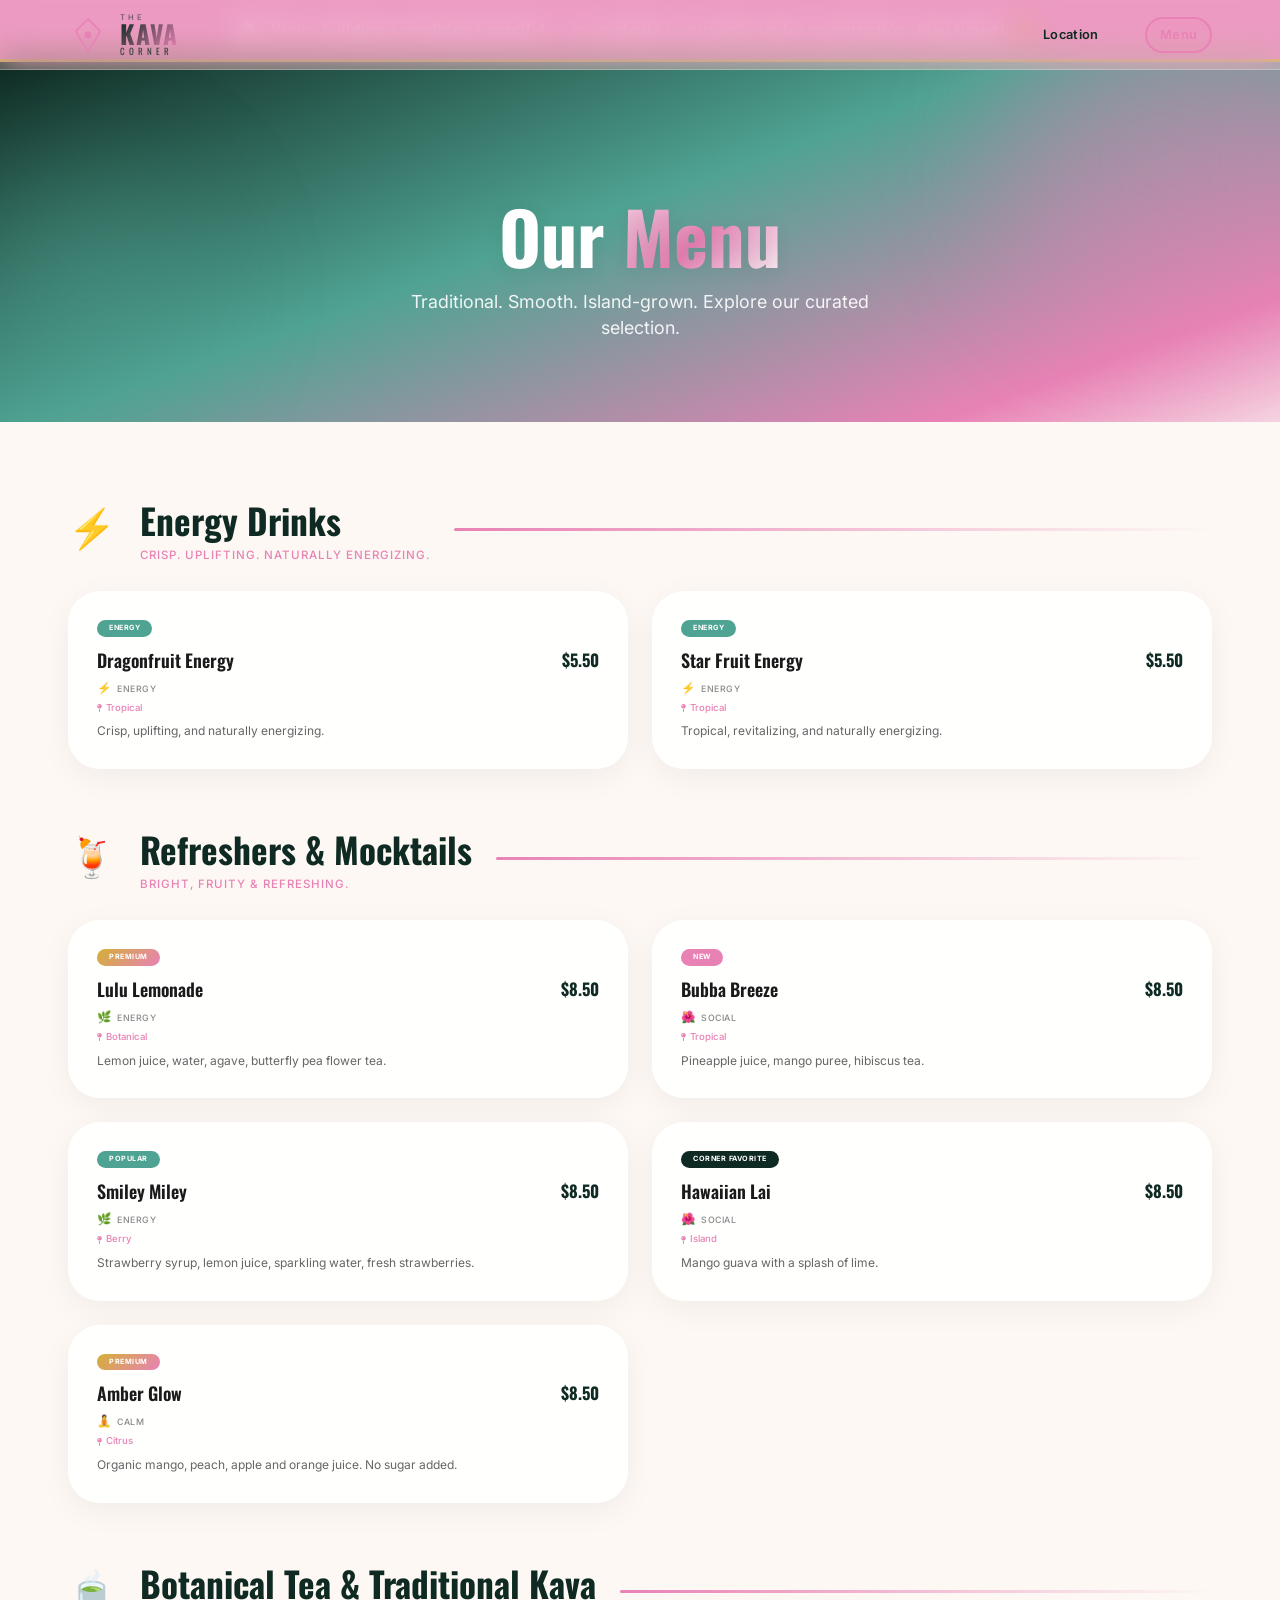
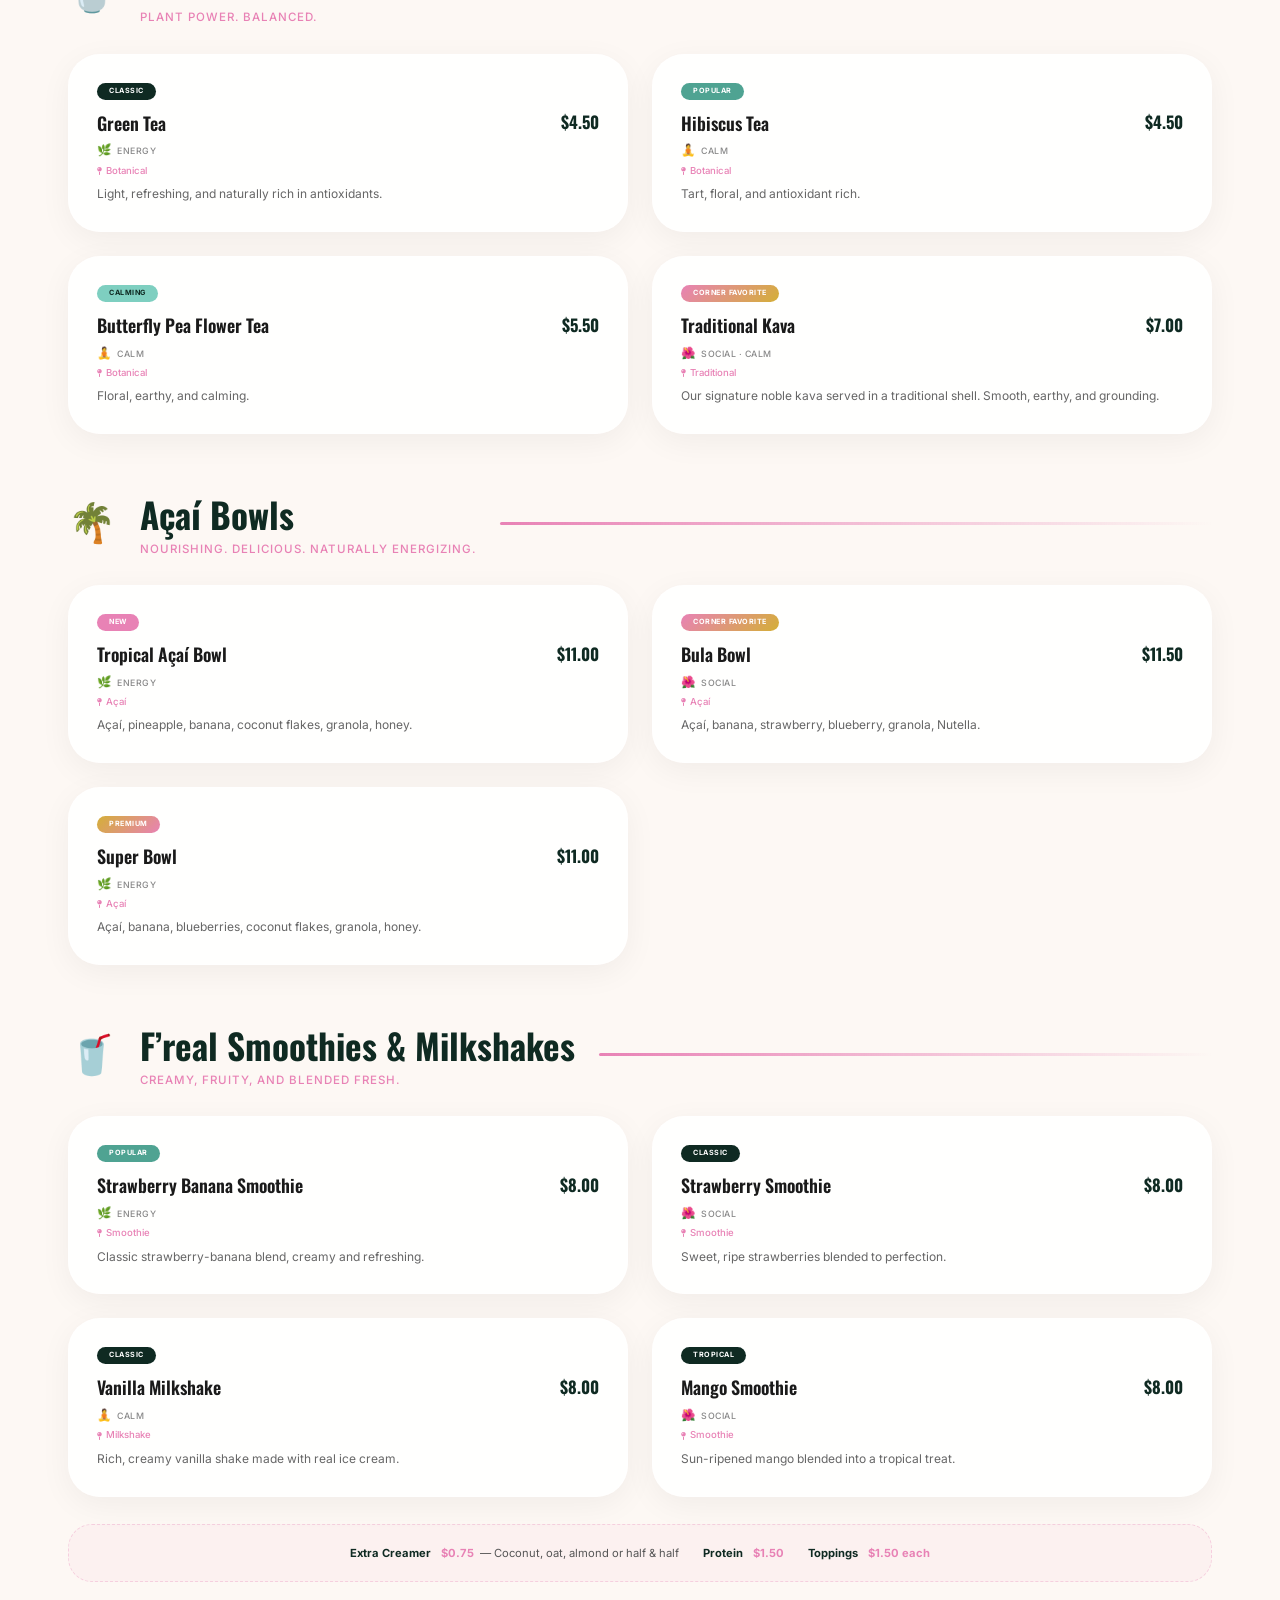
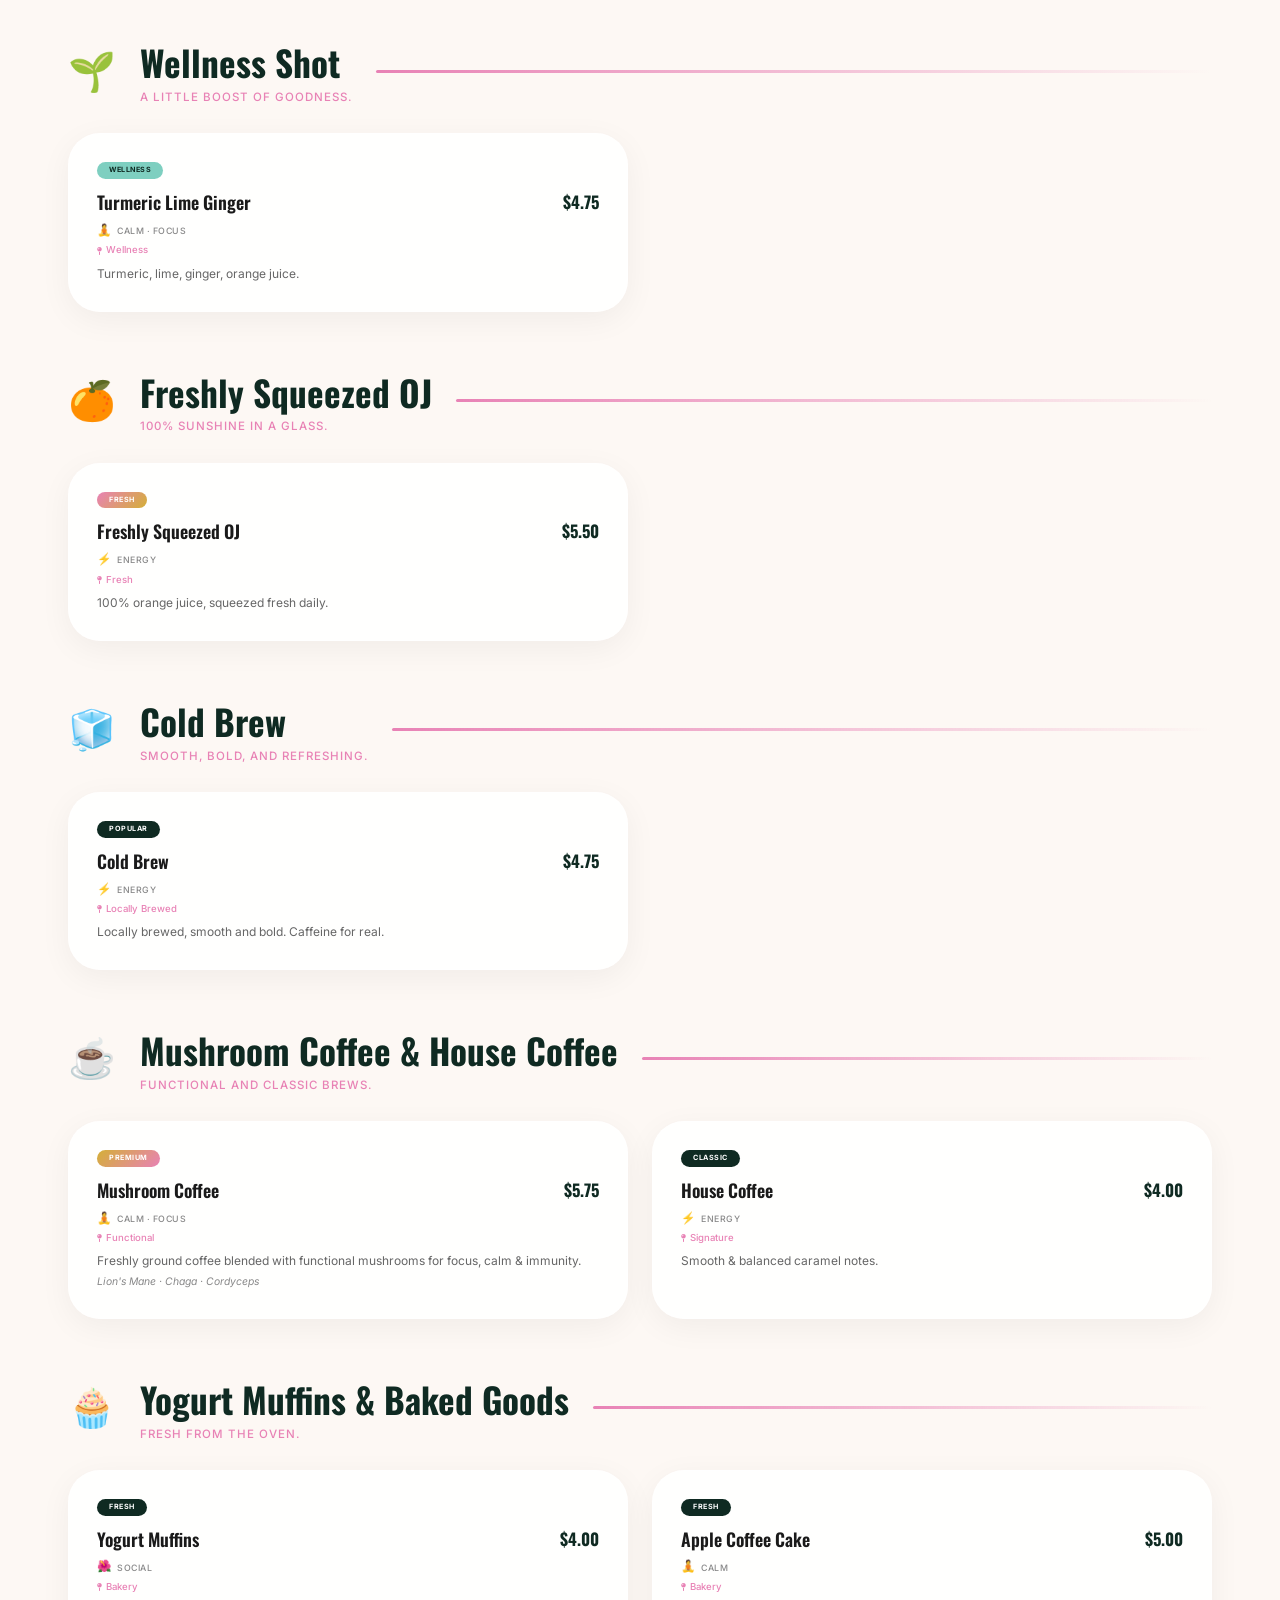
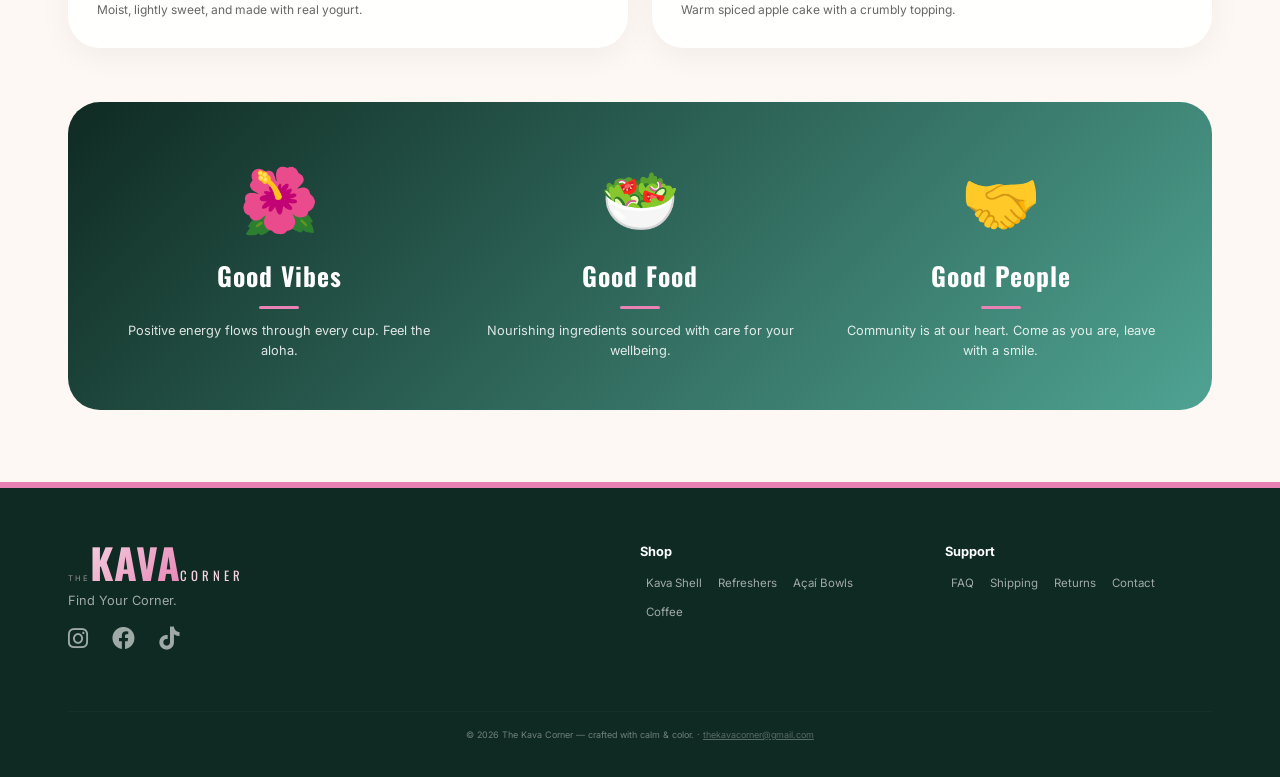
<file: menu.html>
<!DOCTYPE html>
<html lang="en">
<head>
  <meta charset="UTF-8" />
  <meta name="viewport" content="width=device-width, initial-scale=1.0, maximum-scale=5.0" />
  <title>The Kava Corner · Menu</title>
  <meta name="description" content="Explore our menu of premium noble kava drinks, energy drinks, refreshers, botanical teas, açaí bowls, smoothies, coffee and baked goods at The Kava Corner." />
  <link rel="canonical" href="https://www.thekavacorner.com/menu.html" />
  <link rel="icon" type="image/png" sizes="32x32" href="images/flowerlogo.png" />
  <link rel="icon" type="image/png" sizes="16x16" href="images/flowerlogo.png" />
  <link rel="apple-touch-icon" sizes="180x180" href="images/flowerlogo.png" />
  <meta property="og:title" content="The Kava Corner · Menu" />
  <meta property="og:description" content="Premium noble kava drinks for your moment of stillness." />
  <link rel="preconnect" href="https://fonts.googleapis.com" />
  <link rel="preconnect" href="https://fonts.gstatic.com" crossorigin />
  <link href="https://fonts.googleapis.com/css2?family=Inter:opsz@14..32&family=Oswald:wght@400;500;700&family=Playfair+Display:ital,wght@0,600;1,500&display=swap" rel="stylesheet" />
  <link rel="stylesheet" href="https://cdnjs.cloudflare.com/ajax/libs/font-awesome/6.0.0-beta3/css/all.min.css" />
  <link rel="stylesheet" href="style.css" />
  <style>
    .menu-hero {
      min-height: 40vh;
      display: flex;
      align-items: center;
      background: linear-gradient(160deg, #0f2a22 0%, #4fa392 45%, #e882b5 85%, #f5d4e1 100%);
      position: relative;
      overflow: hidden;
      padding: clamp(80px, 12vh, 140px) 0 clamp(30px, 6vh, 60px);
    }
    .menu-hero .float-shapes {
      position: absolute;
      width: 100%;
      height: 100%;
      top: 0;
      left: 0;
      pointer-events: none;
      overflow: hidden;
    }
    .menu-hero .shape {
      position: absolute;
      border-radius: 50%;
      background: var(--pink-glow);
      filter: blur(60px);
      animation: floatShape 14s infinite alternate ease-in-out;
    }
    .menu-hero .shape:nth-child(1) {
      width: clamp(120px, 25vw, 350px);
      height: clamp(120px, 25vw, 350px);
      top: -60px;
      right: -40px;
      background: rgba(232, 130, 181, 0.3);
    }
    .menu-hero .shape:nth-child(2) {
      width: clamp(100px, 18vw, 250px);
      height: clamp(100px, 18vw, 250px);
      bottom: 20px;
      left: -30px;
      background: rgba(79, 163, 146, 0.3);
      animation-duration: 18s;
    }
    @keyframes floatShape {
      0% { transform: translate(0, 0) scale(1); }
      100% { transform: translate(30px, -30px) scale(1.1); }
    }
    .menu-hero-content {
      position: relative;
      z-index: 2;
      text-align: center;
      width: 100%;
    }
    .menu-hero-content h1 {
      font-family: "Oswald", sans-serif;
      font-size: clamp(2rem, 7vw, 4.5rem);
      font-weight: 700;
      line-height: 1.1;
      color: #fff;
      margin-bottom: clamp(8px, 1.5vh, 20px);
      text-shadow: 0 4px 20px rgba(0, 0, 0, 0.08);
    }
    .menu-hero-content h1 span {
      background: linear-gradient(135deg, #f5d4e1, #e882b5, #fff);
      -webkit-background-clip: text;
      -webkit-text-fill-color: transparent;
      background-clip: text;
    }
    .menu-hero-content p {
      font-size: clamp(0.9rem, 1.4vw, 1.2rem);
      color: rgba(255, 255, 255, 0.9);
      max-width: 520px;
      margin: 0 auto;
      font-weight: 400;
    }
    .menu-premium-section {
      padding: clamp(40px, 8vh, 80px) 0;
      background: #fdf8f4;
    }
    .menu-category-premium {
      margin-bottom: clamp(40px, 6vh, 60px);
    }
    .menu-category-premium:last-child {
      margin-bottom: 0;
    }
    .menu-category-premium-header {
      display: flex;
      align-items: center;
      gap: clamp(12px, 2vw, 24px);
      margin-bottom: clamp(24px, 3vh, 40px);
    }
    .category-icon {
      font-size: clamp(1.8rem, 3vw, 2.8rem);
      flex-shrink: 0;
    }
    .category-title-group {
      flex-shrink: 0;
    }
    .category-title-group h2 {
      font-family: "Oswald", sans-serif;
      font-size: clamp(1.4rem, 3vw, 2.2rem);
      font-weight: 700;
      color: #0f2a22;
      margin: 0;
    }
    .category-title-group .category-subtitle {
      font-size: clamp(0.7rem, 0.9vw, 0.9rem);
      color: #e882b5;
      font-weight: 500;
      letter-spacing: 1px;
      text-transform: uppercase;
    }
    .category-line {
      flex: 1;
      height: 3px;
      background: linear-gradient(90deg, #e882b5, transparent);
      border-radius: 10px;
    }
    .menu-premium-grid {
      display: grid;
      grid-template-columns: 1fr;
      gap: clamp(16px, 2vw, 24px);
    }
    .menu-premium-item {
      display: flex;
      flex-direction: column;
      gap: 0;
      background: rgba(255, 255, 255, 0.9);
      backdrop-filter: blur(8px);
      border-radius: clamp(20px, 4vw, 32px);
      overflow: hidden;
      box-shadow: 0 8px 32px rgba(0, 0, 0, 0.05);
      border: 1px solid rgba(255, 255, 255, 0.3);
      transition: all 0.5s cubic-bezier(0.34, 1.56, 0.64, 1);
      padding: clamp(18px, 2.5vw, 28px);
    }
    .menu-premium-item:hover {
      transform: translateY(-4px);
      box-shadow: 0 20px 50px rgba(232, 130, 181, 0.12);
      border-color: #e882b5;
    }
    .menu-premium-badge {
      display: inline-block;
      background: #0f2a22;
      color: #fff;
      padding: 3px 12px;
      border-radius: 40px;
      font-size: clamp(0.45rem, 0.55vw, 0.6rem);
      font-weight: 700;
      text-transform: uppercase;
      letter-spacing: 0.5px;
      margin-bottom: 10px;
      align-self: flex-start;
    }
    .menu-premium-badge.best-seller { background: linear-gradient(135deg, #e882b5, #d4af37); }
    .menu-premium-badge.limited { background: #d4af37; }
    .menu-premium-badge.premium { background: linear-gradient(135deg, #d4af37, #e882b5); }
    .menu-premium-badge.popular { background: #4fa392; }
    .menu-premium-badge.new { background: #e882b5; }
    .menu-premium-badge.energy { background: #4fa392; }
    .menu-premium-badge.social { background: #e882b5; }
    .menu-premium-badge.calm { background: #7ecfc0; color: #0f2a22; }
    .menu-premium-badge.nitro { background: linear-gradient(135deg, #0f2a22, #4fa392); }
    .menu-item-header {
      display: flex;
      justify-content: space-between;
      align-items: center;
      margin-bottom: 6px;
      gap: 12px;
    }
    .menu-item-header h3 {
      font-family: "Oswald", sans-serif;
      font-size: clamp(1rem, 1.4vw, 1.3rem);
      font-weight: 600;
      color: #1a1a1a;
      margin: 0;
    }
    .menu-item-price {
      font-family: "Oswald", sans-serif;
      font-size: clamp(1rem, 1.3vw, 1.2rem);
      font-weight: 700;
      color: #0f2a22;
      white-space: nowrap;
    }
    .menu-item-price s {
      color: #bbb;
      font-weight: 400;
      font-size: 0.85em;
      margin-right: 4px;
    }
    .menu-item-mood {
      display: flex;
      align-items: center;
      gap: 6px;
      margin-bottom: 4px;
      flex-wrap: wrap;
    }
    .menu-item-mood .mood-icon { font-size: clamp(0.7rem, 0.9vw, 0.9rem); }
    .menu-item-mood .mood-label {
      font-size: clamp(0.55rem, 0.65vw, 0.65rem);
      color: #888;
      font-weight: 500;
      text-transform: uppercase;
      letter-spacing: 0.5px;
    }
    .menu-item-origin {
      display: flex;
      align-items: center;
      gap: 4px;
      font-size: clamp(0.6rem, 0.7vw, 0.7rem);
      color: #e882b5;
      font-weight: 500;
      margin-bottom: 8px;
    }
    .menu-item-origin i { font-size: clamp(0.5rem, 0.6vw, 0.6rem); }
    .menu-item-description p {
      font-size: clamp(0.75rem, 0.9vw, 0.9rem);
      color: #666;
      line-height: 1.4;
      margin: 0;
    }
    .menu-item-ingredients {
      font-size: clamp(0.65rem, 0.8vw, 0.8rem);
      color: #888;
      margin-top: 4px;
      font-style: italic;
    }

    /* Add-ons strip */
    .addons-strip {
      display: flex;
      flex-wrap: wrap;
      justify-content: center;
      gap: clamp(10px, 2vw, 24px);
      margin-top: clamp(20px, 3vh, 32px);
      padding: clamp(14px, 2vw, 20px) clamp(16px, 3vw, 28px);
      background: rgba(232, 130, 181, 0.06);
      border: 1px dashed rgba(232, 130, 181, 0.3);
      border-radius: clamp(16px, 2vw, 24px);
      font-size: clamp(0.7rem, 0.85vw, 0.85rem);
      color: #555;
    }
    .addons-strip strong {
      color: #0f2a22;
      font-weight: 700;
      margin-right: 4px;
    }
    .addons-strip span {
      display: inline-flex;
      align-items: center;
      gap: 6px;
    }
    .addons-strip .addon-price {
      color: #e882b5;
      font-weight: 700;
    }

    @media (max-width: 600px) {
      .menu-category-premium-header { flex-wrap: wrap; }
      .category-line { display: none; }
    }
    @media (min-width: 768px) {
      .menu-premium-grid { grid-template-columns: 1fr 1fr; }
    }

    .under-construction {
      background: #e882b5;
      color: #fff;
      text-align: center;
      padding: clamp(10px, 2vh, 20px) clamp(16px, 4vw, 32px);
      font-weight: 600;
      font-size: clamp(0.85rem, 1.2vw, 1.1rem);
      letter-spacing: 0.5px;
      border-bottom: 3px solid #d4af37;
    }
    .under-construction i { margin-right: 10px; }

    /* Good Vibes Footer */
    .good-vibes-footer {
      display: grid;
      grid-template-columns: 1fr 1fr 1fr;
      gap: clamp(20px, 3vw, 40px);
      margin-top: clamp(40px, 6vh, 60px);
      padding: clamp(30px, 5vw, 50px);
      background: linear-gradient(135deg, #0f2a22, #4fa392);
      border-radius: clamp(20px, 4vw, 32px);
      color: #fff;
      text-align: center;
    }
    .good-vibes-footer .vibe-item {
      display: flex;
      flex-direction: column;
      align-items: center;
      gap: 8px;
    }
    .good-vibes-footer .vibe-item .vibe-icon { font-size: clamp(2.5rem, 5vw, 4rem); }
    .good-vibes-footer .vibe-item h3 {
      font-family: "Oswald", sans-serif;
      font-size: clamp(1.2rem, 2vw, 1.6rem);
      font-weight: 700;
      color: #fff;
      margin: 0;
      letter-spacing: 1px;
    }
    .good-vibes-footer .vibe-item p {
      font-size: clamp(0.8rem, 1vw, 1rem);
      opacity: 0.85;
      margin: 0;
    }
    .good-vibes-footer .vibe-divider {
      width: 40px;
      height: 3px;
      background: #e882b5;
      border-radius: 10px;
      margin: 4px auto;
    }
    @media (max-width: 768px) {
      .good-vibes-footer { grid-template-columns: 1fr; gap: clamp(24px, 3vh, 36px); }
    }
  </style>
</head>
<body>
  <div class="under-construction">
    <i class="fas fa-hard-hat"></i> We're building something beautiful — our website is currently under construction. Stay tuned!
    <i class="fas fa-heart" style="color: #d4af37; margin-left: 6px"></i>
  </div>

  <header id="mainHeader">
    <div class="container nav-wrapper">
      <a href="index.html" class="logo" aria-label="The Kava Corner home">
        <span class="logo-icon">
          <svg viewBox="0 0 100 100">
            <path d="M50 10 L20 40 L30 60 L50 90 L70 60 L80 40 L50 10 Z" fill="none" stroke="#E882B5" stroke-width="4" />
            <circle cx="50" cy="50" r="8" fill="#E882B5" />
          </svg>
        </span>
        <span class="logo-text">
          <span class="the">The</span><span class="kava">KAVA</span><span class="corner">Corner</span>
        </span>
      </a>
      <nav class="nav-links" aria-label="Main navigation">
        <a href="location.html">Location</a>
        <a href="menu.html" class="active">Menu</a>
      </nav>
    </div>
  </header>

  <section class="menu-hero" aria-label="Menu banner">
    <div class="float-shapes">
      <div class="shape"></div>
      <div class="shape"></div>
    </div>
    <div class="container menu-hero-content">
      <h1>Our <span>Menu</span></h1>
      <p>Traditional. Smooth. Island-grown. Explore our curated selection.</p>
    </div>
  </section>

  <section class="menu-premium-section">
    <div class="container">

      <!-- ⚡ ENERGY DRINKS -->
      <div class="menu-category-premium reveal">
        <div class="menu-category-premium-header">
          <div class="category-icon"><span>⚡</span></div>
          <div class="category-title-group">
            <h2>Energy Drinks</h2>
            <div class="category-subtitle">Crisp. Uplifting. Naturally energizing.</div>
          </div>
          <div class="category-line"></div>
        </div>
        <div class="menu-premium-grid">
          <div class="menu-premium-item">
            <span class="menu-premium-badge energy">Energy</span>
            <div class="menu-item-header">
              <h3>Dragonfruit Energy</h3>
              <span class="menu-item-price">$5.50</span>
            </div>
            <div class="menu-item-mood">
              <span class="mood-icon">⚡</span><span class="mood-label">ENERGY</span>
            </div>
            <div class="menu-item-origin"><i class="fas fa-map-pin"></i><span>Tropical</span></div>
            <div class="menu-item-description"><p>Crisp, uplifting, and naturally energizing.</p></div>
          </div>
          <div class="menu-premium-item">
            <span class="menu-premium-badge energy">Energy</span>
            <div class="menu-item-header">
              <h3>Star Fruit Energy</h3>
              <span class="menu-item-price">$5.50</span>
            </div>
            <div class="menu-item-mood">
              <span class="mood-icon">⚡</span><span class="mood-label">ENERGY</span>
            </div>
            <div class="menu-item-origin"><i class="fas fa-map-pin"></i><span>Tropical</span></div>
            <div class="menu-item-description"><p>Tropical, revitalizing, and naturally energizing.</p></div>
          </div>
        </div>
      </div>

      <!-- 🍹 REFRESHERS & MOCKTAILS -->
      <div class="menu-category-premium reveal">
        <div class="menu-category-premium-header">
          <div class="category-icon"><span>🍹</span></div>
          <div class="category-title-group">
            <h2>Refreshers &amp; Mocktails</h2>
            <div class="category-subtitle">Bright, fruity &amp; refreshing.</div>
          </div>
          <div class="category-line"></div>
        </div>
        <div class="menu-premium-grid">
          <div class="menu-premium-item">
            <span class="menu-premium-badge premium">Premium</span>
            <div class="menu-item-header"><h3>Lulu Lemonade</h3><span class="menu-item-price">$8.50</span></div>
            <div class="menu-item-mood"><span class="mood-icon">🌿</span><span class="mood-label">ENERGY</span></div>
            <div class="menu-item-origin"><i class="fas fa-map-pin"></i><span>Botanical</span></div>
            <div class="menu-item-description"><p>Lemon juice, water, agave, butterfly pea flower tea.</p></div>
          </div>
          <div class="menu-premium-item">
            <span class="menu-premium-badge new">New</span>
            <div class="menu-item-header"><h3>Bubba Breeze</h3><span class="menu-item-price">$8.50</span></div>
            <div class="menu-item-mood"><span class="mood-icon">🌺</span><span class="mood-label">SOCIAL</span></div>
            <div class="menu-item-origin"><i class="fas fa-map-pin"></i><span>Tropical</span></div>
            <div class="menu-item-description"><p>Pineapple juice, mango puree, hibiscus tea.</p></div>
          </div>
          <div class="menu-premium-item">
            <span class="menu-premium-badge popular">Popular</span>
            <div class="menu-item-header"><h3>Smiley Miley</h3><span class="menu-item-price">$8.50</span></div>
            <div class="menu-item-mood"><span class="mood-icon">🌿</span><span class="mood-label">ENERGY</span></div>
            <div class="menu-item-origin"><i class="fas fa-map-pin"></i><span>Berry</span></div>
            <div class="menu-item-description"><p>Strawberry syrup, lemon juice, sparkling water, fresh strawberries.</p></div>
          </div>
          <div class="menu-premium-item">
            <span class="menu-premium-badge">Corner Favorite</span>
            <div class="menu-item-header"><h3>Hawaiian Lai</h3><span class="menu-item-price">$8.50</span></div>
            <div class="menu-item-mood"><span class="mood-icon">🌺</span><span class="mood-label">SOCIAL</span></div>
            <div class="menu-item-origin"><i class="fas fa-map-pin"></i><span>Island</span></div>
            <div class="menu-item-description"><p>Mango guava with a splash of lime.</p></div>
          </div>
          <div class="menu-premium-item">
            <span class="menu-premium-badge premium">Premium</span>
            <div class="menu-item-header"><h3>Amber Glow</h3><span class="menu-item-price">$8.50</span></div>
            <div class="menu-item-mood"><span class="mood-icon">🧘</span><span class="mood-label">CALM</span></div>
            <div class="menu-item-origin"><i class="fas fa-map-pin"></i><span>Citrus</span></div>
            <div class="menu-item-description"><p>Organic mango, peach, apple and orange juice. No sugar added.</p></div>
          </div>
        </div>
      </div>

      <!-- 🌿 BOTANICAL TEA & TRADITIONAL KAVA -->
      <div class="menu-category-premium reveal">
        <div class="menu-category-premium-header">
          <div class="category-icon"><span>🍵</span></div>
          <div class="category-title-group">
            <h2>Botanical Tea &amp; Traditional Kava</h2>
            <div class="category-subtitle">Plant power. Balanced.</div>
          </div>
          <div class="category-line"></div>
        </div>
        <div class="menu-premium-grid">
          <div class="menu-premium-item">
            <span class="menu-premium-badge">Classic</span>
            <div class="menu-item-header"><h3>Green Tea</h3><span class="menu-item-price">$4.50</span></div>
            <div class="menu-item-mood"><span class="mood-icon">🌿</span><span class="mood-label">ENERGY</span></div>
            <div class="menu-item-origin"><i class="fas fa-map-pin"></i><span>Botanical</span></div>
            <div class="menu-item-description"><p>Light, refreshing, and naturally rich in antioxidants.</p></div>
          </div>
          <div class="menu-premium-item">
            <span class="menu-premium-badge popular">Popular</span>
            <div class="menu-item-header"><h3>Hibiscus Tea</h3><span class="menu-item-price">$4.50</span></div>
            <div class="menu-item-mood"><span class="mood-icon">🧘</span><span class="mood-label">CALM</span></div>
            <div class="menu-item-origin"><i class="fas fa-map-pin"></i><span>Botanical</span></div>
            <div class="menu-item-description"><p>Tart, floral, and antioxidant rich.</p></div>
          </div>
          <div class="menu-premium-item">
            <span class="menu-premium-badge calm">Calming</span>
            <div class="menu-item-header"><h3>Butterfly Pea Flower Tea</h3><span class="menu-item-price">$5.50</span></div>
            <div class="menu-item-mood"><span class="mood-icon">🧘</span><span class="mood-label">CALM</span></div>
            <div class="menu-item-origin"><i class="fas fa-map-pin"></i><span>Botanical</span></div>
            <div class="menu-item-description"><p>Floral, earthy, and calming.</p></div>
          </div>
          <div class="menu-premium-item">
            <span class="menu-premium-badge best-seller">Corner Favorite</span>
            <div class="menu-item-header"><h3>Traditional Kava</h3><span class="menu-item-price">$7.00</span></div>
            <div class="menu-item-mood"><span class="mood-icon">🌺</span><span class="mood-label">SOCIAL · CALM</span></div>
            <div class="menu-item-origin"><i class="fas fa-map-pin"></i><span>Traditional</span></div>
            <div class="menu-item-description"><p>Our signature noble kava served in a traditional shell. Smooth, earthy, and grounding.</p></div>
          </div>
        </div>
      </div>

      <!-- 🌴 AÇAÍ BOWLS -->
      <div class="menu-category-premium reveal">
        <div class="menu-category-premium-header">
          <div class="category-icon"><span>🌴</span></div>
          <div class="category-title-group">
            <h2>Açaí Bowls</h2>
            <div class="category-subtitle">Nourishing. Delicious. Naturally energizing.</div>
          </div>
          <div class="category-line"></div>
        </div>
        <div class="menu-premium-grid">
          <div class="menu-premium-item">
            <span class="menu-premium-badge new">New</span>
            <div class="menu-item-header"><h3>Tropical Açaí Bowl</h3><span class="menu-item-price">$11.00</span></div>
            <div class="menu-item-mood"><span class="mood-icon">🌿</span><span class="mood-label">ENERGY</span></div>
            <div class="menu-item-origin"><i class="fas fa-map-pin"></i><span>Açaí</span></div>
            <div class="menu-item-description"><p>Açaí, pineapple, banana, coconut flakes, granola, honey.</p></div>
          </div>
          <div class="menu-premium-item">
            <span class="menu-premium-badge best-seller">Corner Favorite</span>
            <div class="menu-item-header"><h3>Bula Bowl</h3><span class="menu-item-price">$11.50</span></div>
            <div class="menu-item-mood"><span class="mood-icon">🌺</span><span class="mood-label">SOCIAL</span></div>
            <div class="menu-item-origin"><i class="fas fa-map-pin"></i><span>Açaí</span></div>
            <div class="menu-item-description"><p>Açaí, banana, strawberry, blueberry, granola, Nutella.</p></div>
          </div>
          <div class="menu-premium-item">
            <span class="menu-premium-badge premium">Premium</span>
            <div class="menu-item-header"><h3>Super Bowl</h3><span class="menu-item-price">$11.00</span></div>
            <div class="menu-item-mood"><span class="mood-icon">🌿</span><span class="mood-label">ENERGY</span></div>
            <div class="menu-item-origin"><i class="fas fa-map-pin"></i><span>Açaí</span></div>
            <div class="menu-item-description"><p>Açaí, banana, blueberries, coconut flakes, granola, honey.</p></div>
          </div>
        </div>
      </div>

      <!-- F’REAL SMOOTHIES & MILKSHAKES -->
      <div class="menu-category-premium reveal">
        <div class="menu-category-premium-header">
          <div class="category-icon"><span>🥤</span></div>
          <div class="category-title-group">
            <h2>F’real Smoothies &amp; Milkshakes</h2>
            <div class="category-subtitle">Creamy, fruity, and blended fresh.</div>
          </div>
          <div class="category-line"></div>
        </div>
        <div class="menu-premium-grid">
          <div class="menu-premium-item">
            <span class="menu-premium-badge popular">Popular</span>
            <div class="menu-item-header"><h3>Strawberry Banana Smoothie</h3><span class="menu-item-price">$8.00</span></div>
            <div class="menu-item-mood"><span class="mood-icon">🌿</span><span class="mood-label">ENERGY</span></div>
            <div class="menu-item-origin"><i class="fas fa-map-pin"></i><span>Smoothie</span></div>
            <div class="menu-item-description"><p>Classic strawberry-banana blend, creamy and refreshing.</p></div>
          </div>
          <div class="menu-premium-item">
            <span class="menu-premium-badge">Classic</span>
            <div class="menu-item-header"><h3>Strawberry Smoothie</h3><span class="menu-item-price">$8.00</span></div>
            <div class="menu-item-mood"><span class="mood-icon">🌺</span><span class="mood-label">SOCIAL</span></div>
            <div class="menu-item-origin"><i class="fas fa-map-pin"></i><span>Smoothie</span></div>
            <div class="menu-item-description"><p>Sweet, ripe strawberries blended to perfection.</p></div>
          </div>
          <div class="menu-premium-item">
            <span class="menu-premium-badge">Classic</span>
            <div class="menu-item-header"><h3>Vanilla Milkshake</h3><span class="menu-item-price">$8.00</span></div>
            <div class="menu-item-mood"><span class="mood-icon">🧘</span><span class="mood-label">CALM</span></div>
            <div class="menu-item-origin"><i class="fas fa-map-pin"></i><span>Milkshake</span></div>
            <div class="menu-item-description"><p>Rich, creamy vanilla shake made with real ice cream.</p></div>
          </div>
          <div class="menu-premium-item">
            <span class="menu-premium-badge">Tropical</span>
            <div class="menu-item-header"><h3>Mango Smoothie</h3><span class="menu-item-price">$8.00</span></div>
            <div class="menu-item-mood"><span class="mood-icon">🌺</span><span class="mood-label">SOCIAL</span></div>
            <div class="menu-item-origin"><i class="fas fa-map-pin"></i><span>Smoothie</span></div>
            <div class="menu-item-description"><p>Sun-ripened mango blended into a tropical treat.</p></div>
          </div>
        </div>

        <!-- Add-ons Strip -->
        <div class="addons-strip">
          <span><strong>Extra Creamer</strong> <span class="addon-price">$0.75</span> — Coconut, oat, almond or half &amp; half</span>
          <span><strong>Protein</strong> <span class="addon-price">$1.50</span></span>
          <span><strong>Toppings</strong> <span class="addon-price">$1.50 each</span></span>
        </div>
      </div>

      <!-- 🌱 WELLNESS SHOT -->
      <div class="menu-category-premium reveal">
        <div class="menu-category-premium-header">
          <div class="category-icon"><span>🌱</span></div>
          <div class="category-title-group">
            <h2>Wellness Shot</h2>
            <div class="category-subtitle">A little boost of goodness.</div>
          </div>
          <div class="category-line"></div>
        </div>
        <div class="menu-premium-grid">
          <div class="menu-premium-item">
            <span class="menu-premium-badge calm">Wellness</span>
            <div class="menu-item-header"><h3>Turmeric Lime Ginger</h3><span class="menu-item-price">$4.75</span></div>
            <div class="menu-item-mood"><span class="mood-icon">🧘</span><span class="mood-label">CALM · FOCUS</span></div>
            <div class="menu-item-origin"><i class="fas fa-map-pin"></i><span>Wellness</span></div>
            <div class="menu-item-description"><p>Turmeric, lime, ginger, orange juice.</p></div>
          </div>
        </div>
      </div>

      <!-- 🍊 FRESHLY SQUEEZED OJ -->
      <div class="menu-category-premium reveal">
        <div class="menu-category-premium-header">
          <div class="category-icon"><span>🍊</span></div>
          <div class="category-title-group">
            <h2>Freshly Squeezed OJ</h2>
            <div class="category-subtitle">100% sunshine in a glass.</div>
          </div>
          <div class="category-line"></div>
        </div>
        <div class="menu-premium-grid">
          <div class="menu-premium-item">
            <span class="menu-premium-badge best-seller">Fresh</span>
            <div class="menu-item-header"><h3>Freshly Squeezed OJ</h3><span class="menu-item-price">$5.50</span></div>
            <div class="menu-item-mood"><span class="mood-icon">⚡</span><span class="mood-label">ENERGY</span></div>
            <div class="menu-item-origin"><i class="fas fa-map-pin"></i><span>Fresh</span></div>
            <div class="menu-item-description"><p>100% orange juice, squeezed fresh daily.</p></div>
          </div>
        </div>
      </div>

      <!-- 🧊 COLD BREW -->
      <div class="menu-category-premium reveal">
        <div class="menu-category-premium-header">
          <div class="category-icon"><span>🧊</span></div>
          <div class="category-title-group">
            <h2>Cold Brew</h2>
            <div class="category-subtitle">Smooth, bold, and refreshing.</div>
          </div>
          <div class="category-line"></div>
        </div>
        <div class="menu-premium-grid">
          <div class="menu-premium-item">
            <span class="menu-premium-badge">Popular</span>
            <div class="menu-item-header"><h3>Cold Brew</h3><span class="menu-item-price">$4.75</span></div>
            <div class="menu-item-mood"><span class="mood-icon">⚡</span><span class="mood-label">ENERGY</span></div>
            <div class="menu-item-origin"><i class="fas fa-map-pin"></i><span>Locally Brewed</span></div>
            <div class="menu-item-description"><p>Locally brewed, smooth and bold. Caffeine for real.</p></div>
          </div>
        </div>
      </div>

      <!-- ☕ MUSHROOM COFFEE & HOUSE COFFEE -->
      <div class="menu-category-premium reveal">
        <div class="menu-category-premium-header">
          <div class="category-icon"><span>☕</span></div>
          <div class="category-title-group">
            <h2>Mushroom Coffee &amp; House Coffee</h2>
            <div class="category-subtitle">Functional and classic brews.</div>
          </div>
          <div class="category-line"></div>
        </div>
        <div class="menu-premium-grid">
          <div class="menu-premium-item">
            <span class="menu-premium-badge premium">Premium</span>
            <div class="menu-item-header"><h3>Mushroom Coffee</h3><span class="menu-item-price">$5.75</span></div>
            <div class="menu-item-mood"><span class="mood-icon">🧘</span><span class="mood-label">CALM · FOCUS</span></div>
            <div class="menu-item-origin"><i class="fas fa-map-pin"></i><span>Functional</span></div>
            <div class="menu-item-description"><p>Freshly ground coffee blended with functional mushrooms for focus, calm &amp; immunity.</p></div>
            <div class="menu-item-ingredients">Lion's Mane · Chaga · Cordyceps</div>
          </div>
          <div class="menu-premium-item">
            <span class="menu-premium-badge">Classic</span>
            <div class="menu-item-header"><h3>House Coffee</h3><span class="menu-item-price">$4.00</span></div>
            <div class="menu-item-mood"><span class="mood-icon">⚡</span><span class="mood-label">ENERGY</span></div>
            <div class="menu-item-origin"><i class="fas fa-map-pin"></i><span>Signature</span></div>
            <div class="menu-item-description"><p>Smooth &amp; balanced caramel notes.</p></div>
          </div>
        </div>
      </div>

      <!-- 🧁 YOGURT MUFFINS & BAKED GOODS -->
      <div class="menu-category-premium reveal">
        <div class="menu-category-premium-header">
          <div class="category-icon"><span>🧁</span></div>
          <div class="category-title-group">
            <h2>Yogurt Muffins &amp; Baked Goods</h2>
            <div class="category-subtitle">Fresh from the oven.</div>
          </div>
          <div class="category-line"></div>
        </div>
        <div class="menu-premium-grid">
          <div class="menu-premium-item">
            <span class="menu-premium-badge">Fresh</span>
            <div class="menu-item-header"><h3>Yogurt Muffins</h3><span class="menu-item-price">$4.00</span></div>
            <div class="menu-item-mood"><span class="mood-icon">🌺</span><span class="mood-label">SOCIAL</span></div>
            <div class="menu-item-origin"><i class="fas fa-map-pin"></i><span>Bakery</span></div>
            <div class="menu-item-description"><p>Moist, lightly sweet, and made with real yogurt.</p></div>
          </div>
          <div class="menu-premium-item">
            <span class="menu-premium-badge">Fresh</span>
            <div class="menu-item-header"><h3>Apple Coffee Cake</h3><span class="menu-item-price">$5.00</span></div>
            <div class="menu-item-mood"><span class="mood-icon">🧘</span><span class="mood-label">CALM</span></div>
            <div class="menu-item-origin"><i class="fas fa-map-pin"></i><span>Bakery</span></div>
            <div class="menu-item-description"><p>Warm spiced apple cake with a crumbly topping.</p></div>
          </div>
        </div>
      </div>

      <!-- GOOD VIBES · GOOD FOOD · GOOD PEOPLE -->
      <div class="good-vibes-footer reveal">
        <div class="vibe-item">
          <div class="vibe-icon">🌺</div>
          <h3>Good Vibes</h3>
          <div class="vibe-divider"></div>
          <p>Positive energy flows through every cup. Feel the aloha.</p>
        </div>
        <div class="vibe-item">
          <div class="vibe-icon">🥗</div>
          <h3>Good Food</h3>
          <div class="vibe-divider"></div>
          <p>Nourishing ingredients sourced with care for your wellbeing.</p>
        </div>
        <div class="vibe-item">
          <div class="vibe-icon">🤝</div>
          <h3>Good People</h3>
          <div class="vibe-divider"></div>
          <p>Community is at our heart. Come as you are, leave with a smile.</p>
        </div>
      </div>

    </div>
  </section>

  <footer>
    <div class="container footer-inner">
      <div class="footer-logo">
        <span class="the">The</span><span class="kava">KAVA</span><span class="corner">Corner</span>
        <p class="footer-tagline">Find Your Corner.</p>
        <div class="social-icons">
          <a href="https://www.instagram.com/thekavacorner?vrfl=MXdiMDZ5am9ibmtweA==" aria-label="Instagram" target="_blank" rel="noopener"><i class="fab fa-instagram"></i></a>
          <a href="https://www.facebook.com/share/1Bs1wWWsEX/?mibextid=wwXIfr" aria-label="Facebook" target="_blank" rel="noopener"><i class="fab fa-facebook"></i></a>
          <a href="https://www.tiktok.com/t/ZPLAtHNx2/" aria-label="TikTok" target="_blank" rel="noopener"><i class="fab fa-tiktok"></i></a>
        </div>
      </div>
      <div class="footer-links">
        <h4>Shop</h4>
        <a href="menu.html">Kava Shell</a>
        <a href="menu.html">Refreshers</a>
        <a href="menu.html">Açaí Bowls</a>
        <a href="menu.html">Coffee</a>
      </div>
      <div class="footer-links">
        <h4>Support</h4>
        <a href="#">FAQ</a>
        <a href="#">Shipping</a>
        <a href="#">Returns</a>
        <a href="mailto:thekavacorner@gmail.com">Contact</a>
      </div>
      <div class="footer-copy">
        &copy; 2026 The Kava Corner — crafted with calm &amp; color. · <a href="mailto:thekavacorner@gmail.com" style="color: rgba(255,255,255,0.6); text-decoration: underline;">thekavacorner@gmail.com</a>
      </div>
    </div>
  </footer>

  <script>
    (function () {
      "use strict";
      var reveals = document.querySelectorAll(".reveal");
      var observer = new IntersectionObserver(
        function (entries) {
          entries.forEach(function (entry) {
            if (entry.isIntersecting) {
              entry.target.classList.add("visible");
            }
          });
        },
        { threshold: 0.12 }
      );
      reveals.forEach(function (el) { observer.observe(el); });
      var header = document.getElementById("mainHeader");
      window.addEventListener("scroll", function () {
        if (window.scrollY > 30) { header.classList.add("scrolled"); }
        else { header.classList.remove("scrolled"); }
      });
    })();
  </script>
</body>
</html>
</file>
<file: style.css>
/* ============================================================
   style.css – The Kava Corner · Bold · Feminine · Premium
   DYNAMIC RESPONSIVE · fluid typography · flexible grid
   ============================================================ */

:root {
  --green-deep: #0F2A22;
  --green-mid: #4FA392;
  --green-light: #7ECFC0;
  --pink-rich: #E882B5;
  --pink-soft: #F5D4E1;
  --pink-glow: rgba(232, 130, 181, 0.2);
  --gold: #D4AF37;
  --cream-warm: #FDF8F4;
  --white: #FFFFFF;
  --text-dark: #1A1A1A;
  --shadow-glass: 0 12px 40px rgba(232, 130, 181, 0.15);
  --radius-card: clamp(20px, 4vw, 32px);
  --radius-btn: 60px;
  --transition: 0.4s cubic-bezier(0.34, 1.56, 0.64, 1);
  --space-section: clamp(40px, 8vh, 80px);
}

* { margin:0; padding:0; box-sizing:border-box; }
html { scroll-behavior:smooth; }
body { font-family:'Inter',sans-serif; background:#FDF8F4; color:#1A1A1A; line-height:1.5; -webkit-font-smoothing:antialiased; overflow-x:hidden; }
img { max-width:100%; height:auto; display:block; }
.container { max-width:1240px; margin:0 auto; padding:0 clamp(16px,4vw,48px); width:100%; }

.btn-primary { display:inline-block; background:#0F2A22; color:#fff; padding:clamp(12px,2vw,18px) clamp(24px,4vw,48px); border-radius:60px; font-weight:700; text-decoration:none; transition:0.4s cubic-bezier(0.34,1.56,0.64,1); border:none; font-size:clamp(0.9rem,1.2vw,1.1rem); letter-spacing:0.5px; box-shadow:0 8px 24px rgba(15,42,34,0.25); cursor:pointer; text-align:center; }
.btn-primary:hover { background:#E882B5; color:#fff; transform:translateY(-3px); box-shadow:0 14px 36px rgba(232,130,181,0.45); }
.btn-primary:active { transform:scale(0.97); }

/* ----- HEADER ----- */
header { position:fixed; top:0; left:0; width:100%; z-index:1000; padding:clamp(8px,1.5vh,16px) 0; transition:0.4s cubic-bezier(0.34,1.56,0.64,1); background:rgba(253,248,244,0.20); backdrop-filter:blur(16px); -webkit-backdrop-filter:blur(16px); border-bottom:1px solid rgba(255,255,255,0.25); }
header.scrolled { background:rgba(253,248,244,0.70); box-shadow:0 4px 30px rgba(232,130,181,0.12); }
.nav-wrapper { display:flex; justify-content:space-between; align-items:center; gap:clamp(8px,2vw,24px); }
.logo { display:flex; align-items:center; gap:clamp(4px,1vw,12px); text-decoration:none; flex-shrink:0; }
.logo-icon { width:clamp(28px,4vw,40px); height:clamp(28px,4vw,40px); flex-shrink:0; }
.logo-icon svg { width:100%; height:100%; fill:#E882B5; stroke:#E882B5; }
.logo-text { display:flex; flex-direction:column; line-height:1.0; }
.logo-text .the { font-size:clamp(0.35rem,0.6vw,0.5rem); letter-spacing:3px; text-transform:uppercase; opacity:0.7; color:#0F2A22; }
.logo-text .kava { font-family:'Oswald',sans-serif; font-size:clamp(1rem,2.2vw,1.6rem); font-weight:700; letter-spacing:1px; text-transform:uppercase; line-height:1; background:linear-gradient(135deg,#0F2A22,#E882B5); -webkit-background-clip:text; -webkit-text-fill-color:transparent; background-clip:text; }
.logo-text .corner { font-family:'Oswald',sans-serif; font-size:clamp(0.45rem,0.7vw,0.65rem); letter-spacing:4px; text-transform:uppercase; color:#0F2A22; opacity:0.8; }
.nav-links { display:flex; align-items:center; gap:clamp(12px,2.5vw,32px); flex-wrap:wrap; justify-content:flex-end; }
.nav-links a { color:#0F2A22; text-decoration:none; font-size:clamp(0.7rem,1vw,0.9rem); font-weight:600; transition:0.2s; letter-spacing:0.3px; white-space:nowrap; padding:clamp(4px,0.5vw,8px) clamp(8px,1vw,16px); border-radius:40px; border:2px solid transparent; }
.nav-links a:hover { color:#E882B5; }
.nav-links a.active { color:#E882B5; border-color:#E882B5; background:rgba(232,130,181,0.08); }

/* ===== HERO ===== */
.hero-premium { min-height:100vh; min-height:100dvh; display:flex; align-items:center; background:linear-gradient(160deg,#0F2A22 0%,#4FA392 35%,#E882B5 70%,#F5D4E1 100%); position:relative; overflow:hidden; padding:clamp(100px,15vh,160px) 0 clamp(40px,8vh,80px); }
.hero-ornaments { position:absolute; inset:0; pointer-events:none; overflow:hidden; }
.ornament { position:absolute; border-radius:50%; opacity:0.15; filter:blur(80px); animation:floatOrnament 20s infinite alternate ease-in-out; }
.ornament.leaf-1 { width:600px; height:600px; top:-200px; right:-100px; background:radial-gradient(circle,#E882B5,transparent 70%); filter:blur(100px); animation-duration:25s; }
.ornament.leaf-2 { width:400px; height:400px; bottom:-100px; left:-100px; background:radial-gradient(circle,#7ECFC0,transparent 70%); filter:blur(80px); animation-duration:18s; }
.ornament.circle-1 { width:300px; height:300px; top:30%; left:10%; background:radial-gradient(circle,#D4AF37,transparent 70%); filter:blur(60px); animation-duration:22s; }
.ornament.circle-2 { width:200px; height:200px; bottom:20%; right:20%; background:radial-gradient(circle,#F5D4E1,transparent 70%); filter:blur(50px); animation-duration:15s; }
@keyframes floatOrnament { 0% { transform:translate(0,0) scale(1) rotate(0deg); } 100% { transform:translate(40px,-40px) scale(1.1) rotate(5deg); } }
.hero-premium-grid { display:grid; grid-template-columns:1fr 1fr; gap:clamp(30px,5vw,70px); align-items:center; position:relative; z-index:2; }
.hero-premium-content { position:relative; }
.hero-badge { display:inline-block; background:rgba(255,255,255,0.12); backdrop-filter:blur(10px); padding:6px 20px; border-radius:40px; font-size:clamp(0.7rem,0.9vw,0.85rem); color:#fff; letter-spacing:2px; text-transform:uppercase; font-weight:500; border:1px solid rgba(255,255,255,0.15); margin-bottom:clamp(12px,2vh,24px); }
.hero-premium-title { font-family:'Playfair Display',serif; font-size:clamp(2.8rem,9vw,5.5rem); font-weight:600; line-height:1.05; color:#fff; margin-bottom:clamp(16px,3vh,32px); }
.title-highlight { background:linear-gradient(135deg,#F5D4E1,#E882B5,#D4AF37); -webkit-background-clip:text; -webkit-text-fill-color:transparent; background-clip:text; display:block; font-style:italic; }
.title-sub { display:block; font-weight:400; opacity:0.9; font-size:0.7em; }
.hero-premium-desc { display:flex; align-items:flex-start; gap:16px; margin-bottom:clamp(20px,3vh,36px); }
.desc-line { display:block; width:3px; height:clamp(40px,6vh,60px); background:linear-gradient(180deg,#E882B5,transparent); flex-shrink:0; border-radius:10px; }
.hero-premium-desc p { font-size:clamp(0.95rem,1.3vw,1.15rem); color:rgba(255,255,255,0.9); line-height:1.6; max-width:480px; font-weight:300; }
.hero-premium-cta { display:flex; flex-wrap:wrap; align-items:center; gap:clamp(20px,3vw,40px); margin-bottom:clamp(20px,3vh,36px); }
.btn-premium-primary { display:inline-flex; align-items:center; gap:12px; background:rgba(255,255,255,0.95); color:#0F2A22; padding:clamp(14px,2vw,20px) clamp(28px,4vw,44px); border-radius:60px; font-weight:600; text-decoration:none; transition:all 0.4s cubic-bezier(0.34,1.56,0.64,1); font-size:clamp(0.9rem,1.1vw,1.05rem); box-shadow:0 20px 40px rgba(0,0,0,0.15); border:none; cursor:pointer; position:relative; overflow:hidden; }
.btn-premium-primary::before { content:''; position:absolute; inset:0; background:linear-gradient(135deg,#E882B5,#D4AF37); opacity:0; transition:opacity 0.4s ease; }
.btn-premium-primary:hover { transform:translateY(-3px) scale(1.02); box-shadow:0 30px 60px rgba(232,130,181,0.3); }
.btn-premium-primary:hover::before { opacity:1; }
.btn-premium-primary span, .btn-premium-primary i { position:relative; z-index:1; transition:transform 0.3s ease; }
.btn-premium-primary:hover i { transform:translateX(4px); }
.hero-premium-stats { display:flex; gap:clamp(20px,3vw,40px); }
.stat-item { display:flex; flex-direction:column; align-items:center; }
.stat-number { font-family:'Oswald',sans-serif; font-size:clamp(1.2rem,1.8vw,1.8rem); font-weight:700; color:#fff; letter-spacing:1px; }
.stat-label { font-size:clamp(0.6rem,0.7vw,0.7rem); color:rgba(255,255,255,0.6); text-transform:uppercase; letter-spacing:1px; }
.hero-premium-badges { display:flex; flex-wrap:wrap; gap:clamp(8px,1.2vw,16px); }
.hero-premium-badges span { background:rgba(255,255,255,0.08); backdrop-filter:blur(8px); padding:clamp(4px,0.6vw,8px) clamp(14px,2vw,24px); border-radius:40px; font-size:clamp(0.6rem,0.8vw,0.8rem); color:rgba(255,255,255,0.85); border:1px solid rgba(255,255,255,0.08); letter-spacing:0.5px; }
.hero-premium-visual { position:relative; display:flex; justify-content:center; align-items:center; }
.hero-premium-image-wrapper { position:relative; width:100%; max-width:500px; aspect-ratio:1/1.1; }
.image-glow { position:absolute; inset:-30px; background:radial-gradient(circle at center,rgba(232,130,181,0.3),transparent 70%); filter:blur(60px); animation:pulseGlow 4s ease-in-out infinite alternate; }
@keyframes pulseGlow { 0% { transform:scale(1); opacity:0.6; } 100% { transform:scale(1.1); opacity:1; } }
.hero-premium-image { width:100%; height:100%; object-fit:cover; border-radius:40px 8px 40px 8px; box-shadow:0 40px 80px rgba(0,0,0,0.3); border:4px solid rgba(255,255,255,0.2); position:relative; z-index:1; transition:transform 0.6s cubic-bezier(0.34,1.56,0.64,1); }
.hero-premium-image-wrapper:hover .hero-premium-image { transform:scale(1.02) rotate(-1deg); }

/* ===== UNDER CONSTRUCTION ===== */
.under-construction { background:#E882B5; color:#fff; text-align:center; padding:clamp(10px,2vh,20px) clamp(16px,4vw,32px); font-weight:600; font-size:clamp(0.85rem,1.2vw,1.1rem); letter-spacing:0.5px; border-bottom:3px solid #D4AF37; }
.under-construction i { margin-right:10px; }

/* ===== MISSION ===== */
.mission-section { background:#FDF8F4; padding:clamp(40px,8vh,80px) 0; }
.mission-card { max-width:900px; margin:0 auto; background:#fff; border-radius:clamp(20px,4vw,32px); padding:clamp(30px,5vw,60px) clamp(24px,4vw,50px); box-shadow:0 20px 60px rgba(232,130,181,0.10); border:2px solid rgba(232,130,181,0.15); text-align:center; }
.mission-card h2 { font-family:'Oswald',sans-serif; font-size:clamp(2rem,4.5vw,3.2rem); color:#0F2A22; margin-bottom:clamp(8px,1.5vh,16px); }
.mission-card h2 span { background:linear-gradient(135deg,#E882B5,#4FA392); -webkit-background-clip:text; -webkit-text-fill-color:transparent; background-clip:text; }
.mission-card .mission-icon { font-size:clamp(2.5rem,5vw,4rem); margin-bottom:clamp(8px,1.5vh,16px); display:block; }
.mission-card p { font-size:clamp(1rem,1.3vw,1.2rem); color:#444; line-height:1.8; max-width:700px; margin:0 auto; }
.mission-card .mission-tag { display:inline-block; margin-top:clamp(16px,2vh,24px); background:#0F2A22; color:#fff; padding:8px 24px; border-radius:60px; font-weight:600; font-size:clamp(0.7rem,0.9vw,0.9rem); letter-spacing:1px; }

/* ===== PRODUCT CAROUSEL ===== */
.section-block-green { background:#4FA392; padding:clamp(40px,8vh,80px) 0; }
.section-title { font-family:'Oswald',sans-serif; font-size:clamp(1.8rem,5vw,3.4rem); font-weight:700; background:linear-gradient(135deg,#0F2A22,#E882B5); -webkit-background-clip:text; -webkit-text-fill-color:transparent; background-clip:text; display:inline-block; margin-bottom:6px; position:relative; }
.section-title::after { content:''; position:absolute; bottom:-8px; left:0; width:clamp(40px,6vw,80px); height:5px; background:#E882B5; border-radius:10px; }
.section-sub { color:#5a4a4a; font-size:clamp(0.85rem,1.2vw,1.1rem); margin-bottom:clamp(16px,3vh,32px); margin-top:clamp(12px,2vh,20px); font-weight:400; }
.text-center { text-align:center; }
.text-center .section-title::after { left:50%; transform:translateX(-50%); }

.product-carousel-wrapper { position:relative; overflow:hidden; width:100%; padding:10px 0; }
.carousel-arrow { position:absolute; top:50%; transform:translateY(-50%); z-index:10; background:rgba(255,255,255,0.9); backdrop-filter:blur(8px); border:2px solid #E882B5; border-radius:50%; width:44px; height:44px; display:flex; align-items:center; justify-content:center; cursor:pointer; transition:all 0.3s cubic-bezier(0.34,1.56,0.64,1); color:#0F2A22; font-size:1.1rem; box-shadow:0 4px 16px rgba(232,130,181,0.2); }
.carousel-arrow:hover { background:#E882B5; color:#fff; transform:translateY(-50%) scale(1.1); box-shadow:0 8px 30px rgba(232,130,181,0.4); }
.carousel-arrow:active { transform:translateY(-50%) scale(0.95); }
.carousel-arrow-left { left:8px; }
.carousel-arrow-right { right:8px; }
.carousel-arrow i { pointer-events:none; }

.product-carousel-track { display:flex; gap:clamp(20px,3vw,40px); transition:transform 0.7s cubic-bezier(0.34,1.56,0.64,1); will-change:transform; width:100%; touch-action:pan-y; }

.product-card-premium { flex:0 0 calc(33.333% - clamp(13px,2vw,27px)); min-width:280px; background:rgba(255,255,255,0.85); backdrop-filter:blur(16px); border-radius:clamp(20px,4vw,32px); overflow:hidden; box-shadow:0 8px 32px rgba(0,0,0,0.06); transition:all 0.6s cubic-bezier(0.34,1.56,0.64,1); border:1px solid rgba(255,255,255,0.2); position:relative; }
.product-card-premium:hover { transform:translateY(-12px) scale(1.02); box-shadow:0 24px 60px rgba(232,130,181,0.15); border-color:#E882B5; }
.product-card-premium-image { height:clamp(180px,25vh,240px); overflow:hidden; position:relative; background:#FDF8F4; }
.product-card-premium-image img { width:100%; height:100%; object-fit:cover; transition:transform 0.6s cubic-bezier(0.34,1.56,0.64,1); }
.product-card-premium:hover .product-card-premium-image img { transform:scale(1.05); }
.product-badge-premium { position:absolute; top:14px; left:14px; background:#0F2A22; color:#fff; padding:4px 14px; border-radius:40px; font-size:clamp(0.5rem,0.6vw,0.65rem); font-weight:700; text-transform:uppercase; letter-spacing:1px; border:1px solid rgba(255,255,255,0.1); }
.product-badge-premium.popular { background:#4FA392; }
.product-badge-premium.premium-badge { background:linear-gradient(135deg,#D4AF37,#E882B5); }
.product-badge-premium.best-seller { background:linear-gradient(135deg,#E882B5,#D4AF37); }
.product-card-premium-content { padding:clamp(16px,2vw,24px) clamp(14px,2vw,20px) clamp(14px,1.8vw,20px); }
.product-meta { display:flex; justify-content:space-between; align-items:flex-start; margin-bottom:8px; }
.product-meta h3 { font-family:'Oswald',sans-serif; font-size:clamp(1rem,1.4vw,1.3rem); font-weight:600; color:#1A1A1A; margin:0; }
.product-origin { display:flex; align-items:center; gap:4px; font-size:clamp(0.6rem,0.7vw,0.7rem); color:#E882B5; font-weight:500; }
.product-origin i { font-size:clamp(0.5rem,0.6vw,0.6rem); }
.product-rating { display:flex; align-items:center; gap:6px; margin-bottom:12px; }
.product-rating .stars { color:#D4AF37; font-size:clamp(0.7rem,0.8vw,0.85rem); letter-spacing:1px; }
.product-rating .rating-count { font-size:clamp(0.6rem,0.7vw,0.7rem); color:#999; }
.product-card-premium-footer { display:flex; justify-content:flex-end; align-items:center; }
.product-price { display:flex; align-items:center; gap:8px; }
.product-price s { color:#bbb; font-size:clamp(0.7rem,0.8vw,0.85rem); }
.product-price span { font-family:'Oswald',sans-serif; font-size:clamp(1.1rem,1.4vw,1.4rem); font-weight:700; color:#0F2A22; }
.product-hover-reveal { position:absolute; bottom:0; left:0; right:0; padding:clamp(14px,2vw,20px); background:rgba(255,255,255,0.95); backdrop-filter:blur(12px); transform:translateY(100%); transition:transform 0.5s cubic-bezier(0.34,1.56,0.64,1); border-top:1px solid rgba(232,130,181,0.1); }
.product-card-premium:hover .product-hover-reveal { transform:translateY(0); }
.product-hover-reveal .quick-desc { font-size:clamp(0.7rem,0.8vw,0.8rem); color:#666; line-height:1.4; }

.carousel-dots { display:flex; justify-content:center; gap:12px; margin-top:32px; }
.carousel-dot { width:10px; height:10px; border-radius:50%; background:rgba(255,255,255,0.2); border:2px solid #E882B5; cursor:pointer; transition:all 0.4s cubic-bezier(0.34,1.56,0.64,1); padding:0; position:relative; }
.carousel-dot.active { background:#E882B5; transform:scale(1.3); box-shadow:0 0 30px rgba(232,130,181,0.4); }

/* ===== SECTIONS ===== */
.section-block-pink { background:#F5D4E1; padding:var(--space-section) 0; }
.section-block-white { background:#fff; padding:var(--space-section) 0; }

/* ===== SPLIT LAYOUT ===== */
.split-layout { display:grid; grid-template-columns:1fr 1fr; gap:clamp(24px,4vw,50px); align-items:center; width:100%; }
.split-text h2 { font-family:'Oswald',sans-serif; font-size:clamp(1.8rem,4.5vw,3.2rem); line-height:1.15; }
.split-text h2 span { background:linear-gradient(135deg,#E882B5,#4FA392); -webkit-background-clip:text; -webkit-text-fill-color:transparent; background-clip:text; }
.split-text .divider-line { width:clamp(40px,6vw,80px); height:5px; background:#E882B5; margin:clamp(12px,2vh,20px) 0; border-radius:10px; }
.split-text p { color:#3f3a3a; font-size:clamp(0.9rem,1.2vw,1.05rem); margin:clamp(10px,1.5vh,18px) 0; max-width:100%; }
.drink-placeholder { width:100%; max-width:500px; margin:0 auto; border-radius:60px 8px 60px 8px; box-shadow:0 30px 50px rgba(0,0,0,0.2); border:6px solid rgba(232,130,181,0.2); overflow:hidden; transition:0.4s cubic-bezier(0.34,1.56,0.64,1); }
.drink-placeholder img { width:100%; height:auto; display:block; }
.drink-placeholder:hover { transform:scale(1.02); box-shadow:0 40px 70px rgba(232,130,181,0.3); }

/* ===== TESTIMONIALS ===== */
.testimonial-carousel { display:flex; gap:clamp(12px,2vw,28px); overflow-x:auto; padding:8px 4px 20px; scroll-snap-type:x mandatory; -webkit-overflow-scrolling:touch; scroll-behavior:smooth; width:100%; }
.testimonial-carousel::-webkit-scrollbar { height:4px; }
.testimonial-carousel::-webkit-scrollbar-track { background:#F5D4E1; border-radius:20px; }
.testimonial-carousel::-webkit-scrollbar-thumb { background:#E882B5; border-radius:20px; }
.testi-card { flex:0 0 clamp(200px,30vw,300px); background:rgba(255,255,255,0.7); backdrop-filter:blur(6px); border-radius:clamp(20px,3vw,32px); padding:clamp(16px,2vw,28px) clamp(14px,2vw,24px); box-shadow:0 8px 32px rgba(232,130,181,0.12); scroll-snap-align:start; border:2px solid #F5D4E1; transition:0.4s cubic-bezier(0.34,1.56,0.64,1); }
.testi-card:hover { border-color:#E882B5; box-shadow:0 16px 48px rgba(232,130,181,0.2); }
.testi-card .quote { font-size:clamp(2rem,3.5vw,3rem); color:#E882B5; opacity:0.3; line-height:0.8; font-family:serif; }
.testi-card p { font-size:clamp(0.8rem,1vw,1rem); color:#2f2a2a; margin:6px 0 8px; }
.testi-card .stars { color:#E882B5; letter-spacing:2px; font-size:clamp(0.7rem,1vw,1rem); }
.testi-card .author { font-weight:700; color:#0F2A22; margin-top:6px; font-size:clamp(0.7rem,0.9vw,0.9rem); }
.testi-card .verified { font-size:clamp(0.55rem,0.7vw,0.7rem); color:#4FA392; display:flex; align-items:center; gap:4px; justify-content:center; }

/* ===== INFO CARDS ===== */
.info-grid { display:grid; grid-template-columns:1fr 1fr; gap:clamp(24px,4vw,50px); margin:clamp(20px,4vh,40px) 0; }
.info-card { background:#FDF8F4; border-radius:clamp(20px,4vw,32px); padding:clamp(24px,4vw,40px) clamp(20px,3vw,36px); box-shadow:0 8px 30px rgba(232,130,181,0.08); border:2px solid rgba(232,130,181,0.15); transition:0.4s cubic-bezier(0.34,1.56,0.64,1); text-align:center; height:100%; display:flex; flex-direction:column; align-items:center; }
.info-card:hover { border-color:#E882B5; transform:translateY(-6px); box-shadow:0 20px 50px rgba(232,130,181,0.15); }
.info-card-icon { font-size:clamp(2.5rem,5vw,3.8rem); margin-bottom:clamp(8px,1.5vh,16px); display:block; line-height:1; }
.info-card h3 { font-family:'Oswald',sans-serif; font-size:clamp(1.3rem,2.5vw,1.8rem); color:#0F2A22; margin-bottom:clamp(8px,1.5vh,14px); letter-spacing:1px; }
.info-card p { font-size:clamp(0.85rem,1.1vw,1rem); line-height:1.7; color:#444; margin-bottom:clamp(16px,2vh,24px); flex-grow:1; }
.info-card p em { color:#E882B5; font-style:italic; font-weight:500; }
.info-card-badge { display:flex; flex-wrap:wrap; justify-content:center; gap:8px 12px; margin-top:auto; padding-top:12px; border-top:2px dashed rgba(232,130,181,0.2); width:100%; }
.info-card-badge span { background:rgba(232,130,181,0.08); padding:4px 14px; border-radius:40px; font-size:clamp(0.6rem,0.7vw,0.75rem); color:#0F2A22; font-weight:500; letter-spacing:0.3px; border:1px solid rgba(232,130,181,0.1); }
.info-card-badge span:first-child { background:rgba(15,42,34,0.05); border-color:#4FA392; color:#4FA392; }
.info-cta { margin-top:clamp(30px,5vh,48px); }
.info-cta p { font-size:clamp(1rem,1.3vw,1.15rem); color:#444; margin-bottom:clamp(16px,2vh,24px); }

/* ===== FOOTER ===== */
footer { background:#0F2A22; color:rgba(255,255,255,0.8); padding:clamp(32px,6vh,60px) 0 clamp(20px,4vh,40px); border-top:6px solid #E882B5; }
.footer-inner { display:grid; grid-template-columns:2fr 1fr 1fr; gap:clamp(20px,3vw,40px); text-align:left; width:100%; }
.footer-logo .kava { font-family:'Oswald',sans-serif; font-size:clamp(1.6rem,4vw,2.6rem); font-weight:700; background:linear-gradient(135deg,#F5D4E1,#E882B5); -webkit-background-clip:text; -webkit-text-fill-color:transparent; background-clip:text; line-height:1; }
.footer-logo .corner { font-family:'Oswald',sans-serif; font-size:clamp(0.6rem,1vw,0.9rem); letter-spacing:4px; color:#F5D4E1; text-transform:uppercase; }
.footer-logo .the { font-size:clamp(0.4rem,0.6vw,0.55rem); text-transform:uppercase; opacity:0.6; letter-spacing:2px; color:#F5D4E1; }
.footer-tagline { font-size:clamp(0.75rem,1vw,0.95rem); color:rgba(255,255,255,0.6); margin:4px 0 12px; }
.footer-links h4 { color:#fff; font-weight:700; margin-bottom:8px; font-size:clamp(0.75rem,1vw,0.95rem); }
.footer-links a { display:inline-block; color:rgba(255,255,255,0.6); text-decoration:none; font-size:clamp(0.7rem,0.9vw,0.85rem); margin:0 6px 6px; transition:0.2s; }
.footer-links a:hover { color:#E882B5; }
.social-icons { display:flex; gap:clamp(12px,2vw,24px); justify-content:flex-start; margin-top:8px; flex-wrap:wrap; }
.social-icons a { color:rgba(255,255,255,0.6); font-size:clamp(1.1rem,1.8vw,1.5rem); transition:0.2s; }
.social-icons a:hover { color:#E882B5; transform:scale(1.08); }
.footer-copy { text-align:center; font-size:clamp(0.55rem,0.7vw,0.7rem); opacity:0.5; padding-top:16px; border-top:1px solid rgba(255,255,255,0.06); margin-top:16px; grid-column:1/-1; }


/* ===== SCROLL REVEAL ===== */
.reveal { opacity:0; transform:translateY(30px); transition:opacity 0.8s cubic-bezier(0.2,0.9,0.3,1), transform 0.8s cubic-bezier(0.2,0.9,0.3,1); }
.reveal.visible { opacity:1; transform:translateY(0); }

/* ===== RESPONSIVE ===== */
@media (min-width:540px) { .hero-premium-grid { grid-template-columns:1fr 1fr; gap:clamp(20px,4vw,50px); } }
@media (max-width:767px) { .product-card-premium { flex:0 0 calc(50% - clamp(10px,1.5vw,20px)); min-width:200px; } .carousel-arrow { width:36px; height:36px; font-size:0.9rem; } .split-layout { grid-template-columns:1fr; text-align:center; } .split-text .divider-line { margin:clamp(12px,2vh,20px) auto; } .info-grid { grid-template-columns:1fr; } .footer-inner { grid-template-columns:1fr; text-align:center; } .social-icons { justify-content:center; } }
@media (max-width:539px) { .hero-premium-grid { grid-template-columns:1fr; text-align:center; gap:clamp(30px,5vh,50px); } .hero-premium-content { text-align:center; } .hero-premium-desc { justify-content:center; } .hero-premium-cta { justify-content:center; } .hero-premium-stats { justify-content:center; } .hero-premium-badges { justify-content:center; } .product-card-premium { flex:0 0 100%; min-width:unset; } .hero-premium-title { font-size:2rem; } .carousel-arrow { width:32px; height:32px; font-size:0.8rem; } .carousel-arrow-left { left:4px; } .carousel-arrow-right { right:4px; } .nav-links a { font-size:0.55rem; padding:2px 6px; } .mission-card { padding:clamp(20px,4vw,30px); } }
@media (max-width:480px) { .product-card-premium { flex:0 0 100%; } }
</file>
